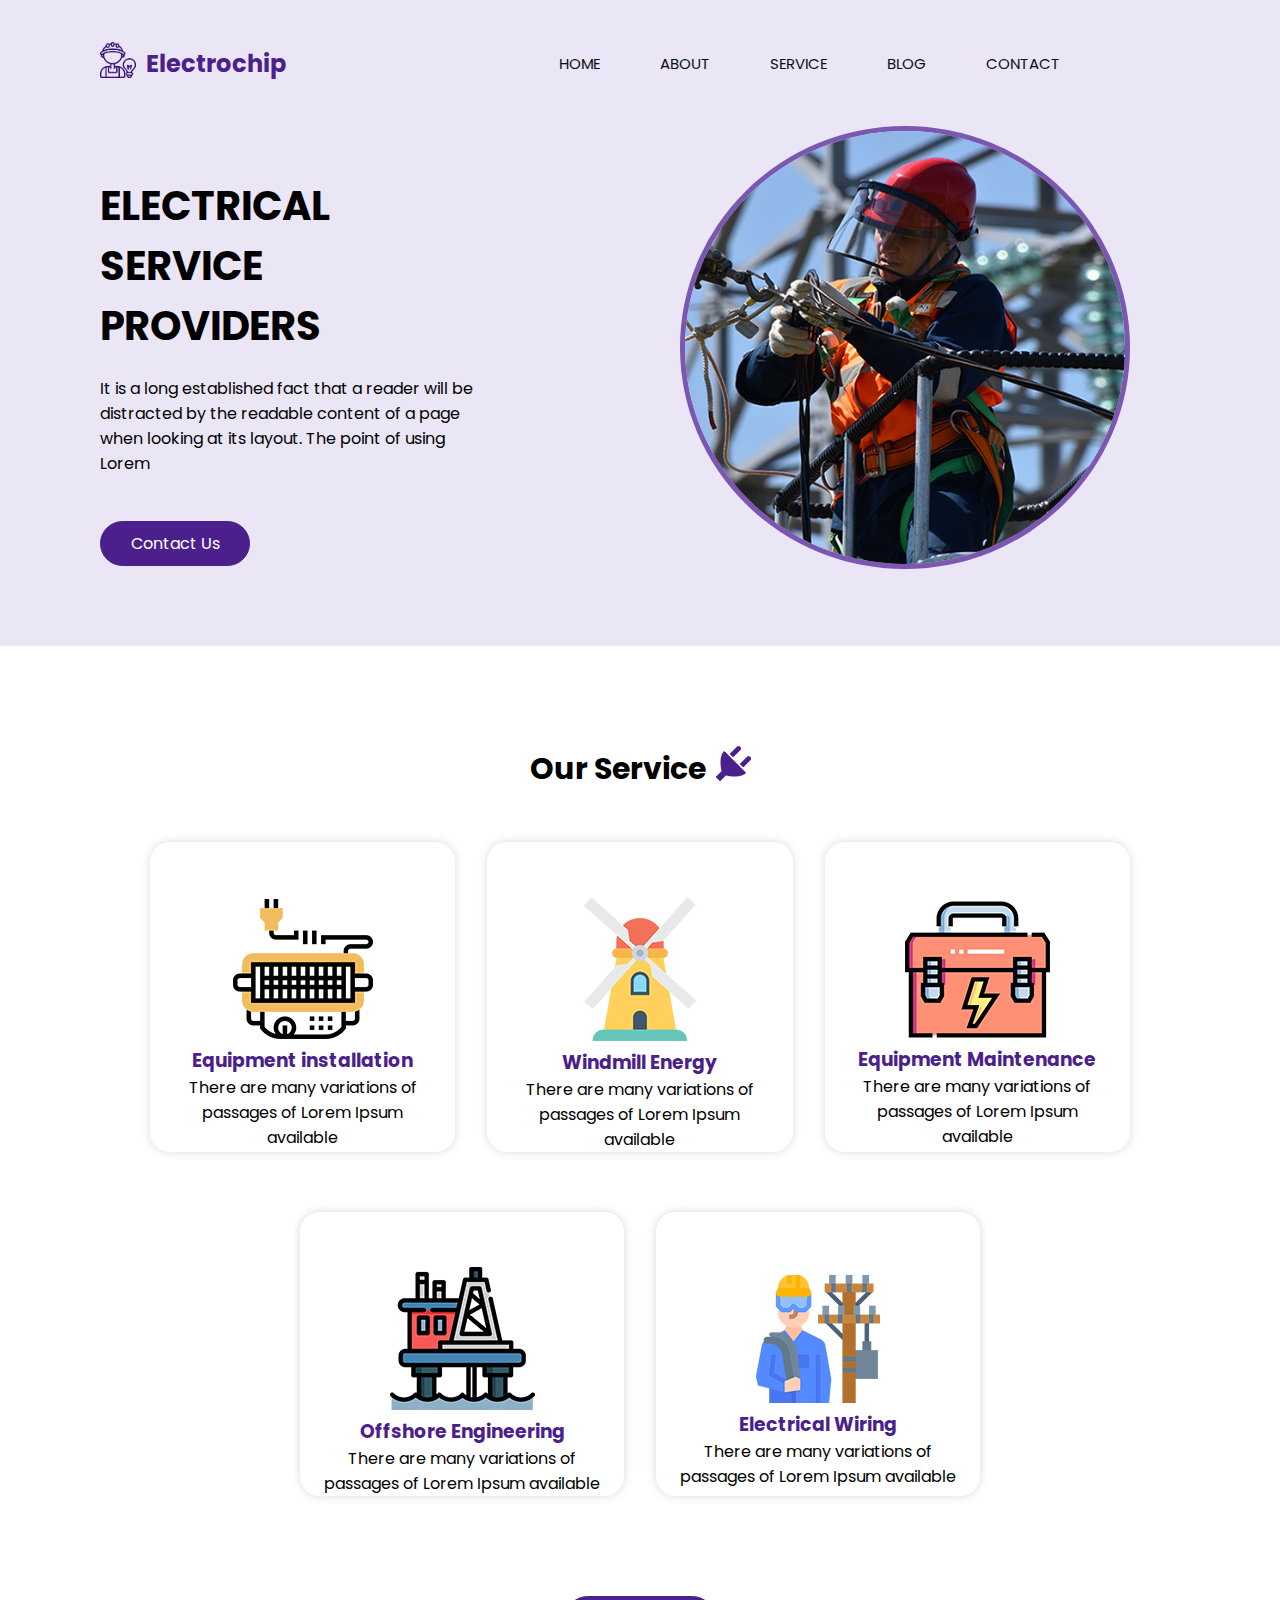
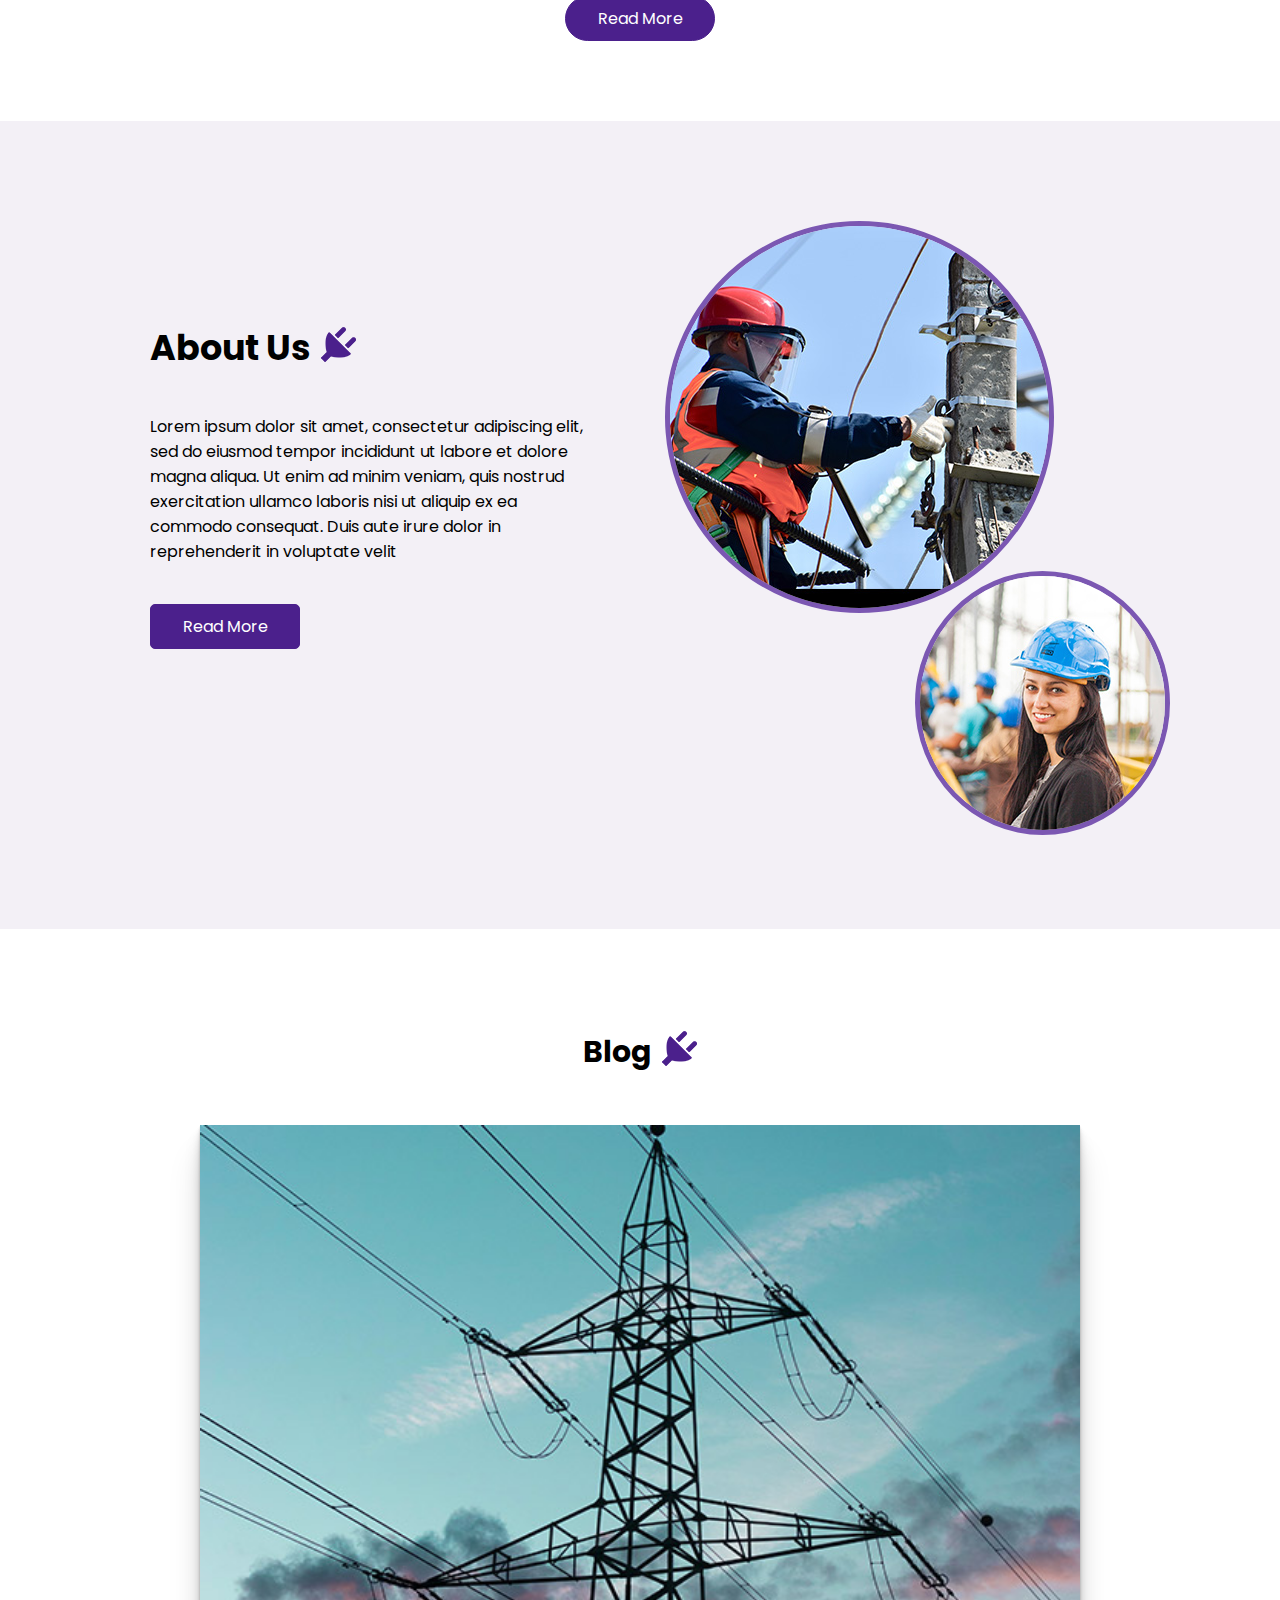
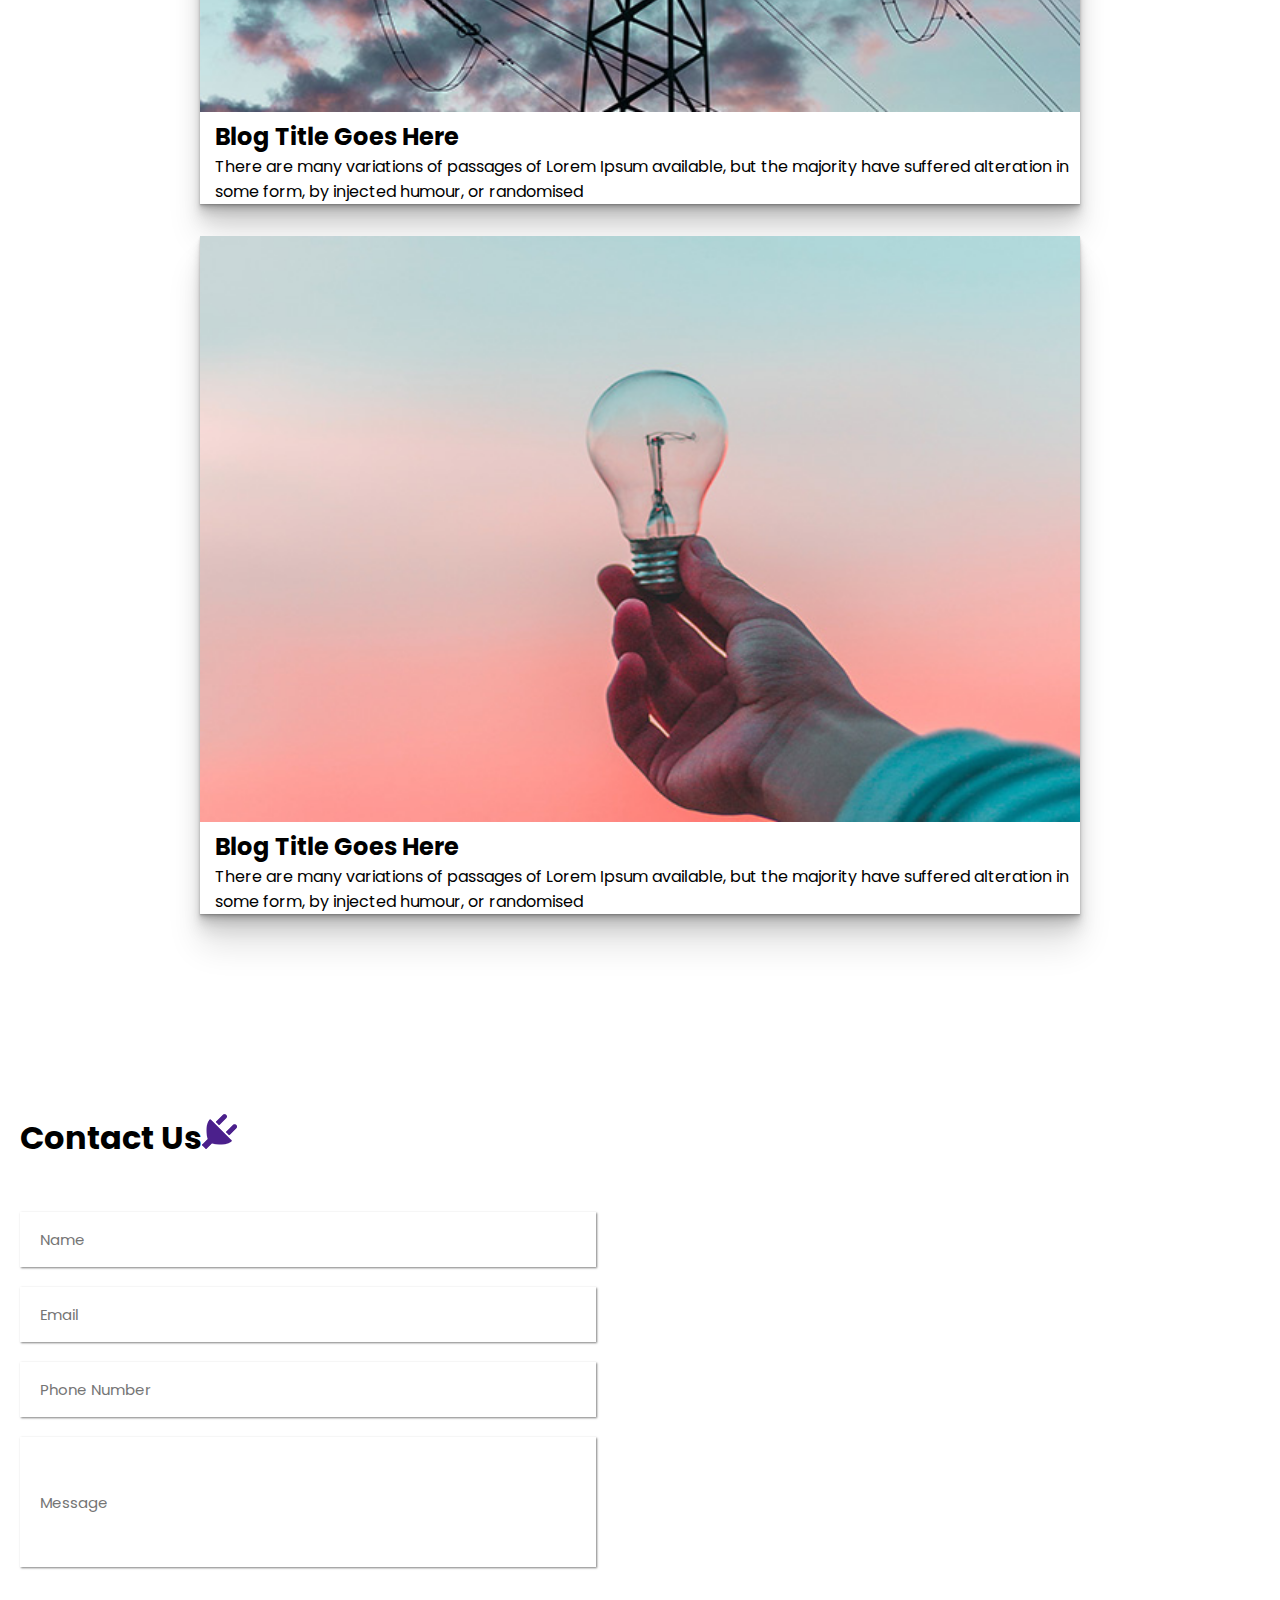
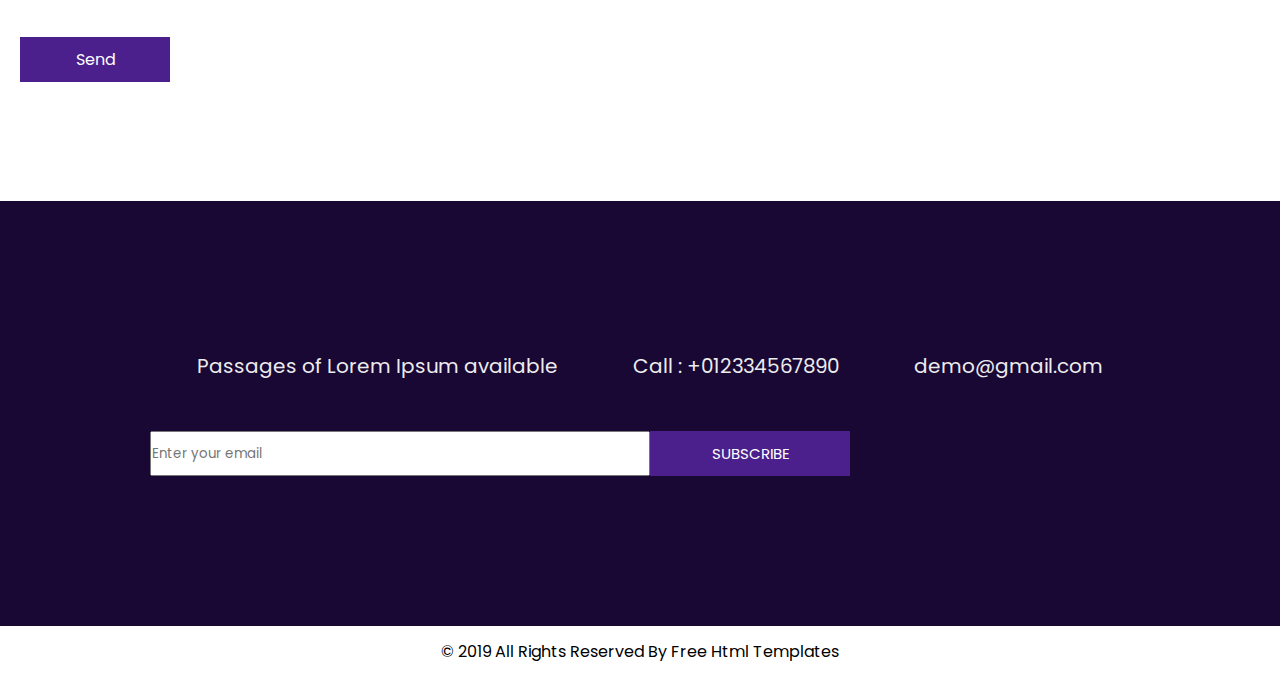
<file: index.html>
<!DOCTYPE html>
<html lang="en">
<head>
    <meta charset="UTF-8">
    <meta name="viewport" content="width=device-width, initial-scale=1.0">
    <title>Electrochip</title>
    <link rel="shortcut icon" href="./images/logo.png" type="image/x-icon">
    <link rel="stylesheet" href="./cssFile/home.css">
    <link rel="stylesheet" href="https://cdnjs.cloudflare.com/ajax/libs/font-awesome/6.5.1/css/all.min.css" 
    integrity="sha512-DTOQO9RWCH3ppGqcWaEA1BIZOC6xxalwEsw9c2QQeAIftl+Vegovlnee1c9QX4TctnWMn13TZye+giMm8e2LwA==" 
    crossorigin="anonymous" referrerpolicy="no-referrer" />
</head>
<body>
    <header>
        <input type="checkbox" id="check">
        <div class="logoSection">
            <figure class="logo">
                <img src="./images/logo.png" alt="logo">
            </figure>
            <p>Electrochip</p>
        </div>
        <ul class="navLinks">
            <li><a href="index.html">HOME</a></li>
            <li><a href="about.html">ABOUT</a></li>
            <li><a href="service.html">SERVICE</a></li>
            <li><a href="blog.html">BLOG</a></li>
            <li><a href="contact.html">CONTACT</a></li>
        </ul>
        <label for="check" class="checkBtn">
            <i class="fa-solid fa-bars"></i>
        </label>
    </header>




    <main>
        <section class="heroSection">
            <div class="provider">
                <h1>ELECTRICAL SERVICE PROVIDERS</h1>
                <p>It is a long established fact that a reader will be distracted by the readable content of a page when 
                    looking at its layout. The point of using Lorem
                </p>
                <a href="index.html">Contact Us</a>
            </div>
            <figure class="images">
                <img src="./images/slider-img.jpg" alt="provider">
            </figure>
        </section>



        <section class="service">
           <div class="title">
                <h1>Our Service</h1>
                <figure>
                    <img src="./images/plug.png" alt="plug"> 
                </figure>
           </div>
           <div class="containerSet">
                <div class="firstSet">
                    <div class="box">
                        <figure>
                            <img src="./images/s1.png" alt="Equipment installation">
                        </figure>
                        <h3>Equipment installation</h3>
                        <p>There are many variations of passages of Lorem Ipsum available</p>
                    </div>
                    <div class="box">
                        <figure>
                            <img src="./images/s2.png" alt="Windmill Energy">
                        </figure>
                        <h3>Windmill Energy</h3>
                        <p>There are many variations of passages of Lorem Ipsum available</p>
                    </div>
                    <div class="box">
                        <figure>
                            <img src="./images/s3.png" alt="Equipment Maintenance">
                        </figure>
                        <h3>Equipment Maintenance</h3>
                        <p>There are many variations of passages of Lorem Ipsum available</p>
                    </div>
                </div>
                <div class="secoundSet">
                    <div class="box">
                        <figure>
                            <img src="./images/s4.png" alt="Offshore Engineering">
                        </figure>
                        <h3>Offshore Engineering</h3>
                        <p>There are many variations of passages of Lorem Ipsum available</p>
                    </div>
                    <div class="box">
                        <figure>
                            <img src="./images/s5.png" alt="Electrical Wiring">
                        </figure>
                        <h3>Electrical Wiring</h3>
                        <p>There are many variations of passages of Lorem Ipsum available</p>
                    </div>
                </div>
                <div class="thirdSet">
                    <a href="index.html">Read More</a>
                </div>  
           </div>
        </section>



        <section class="aboutSection">
            <div class="about">
                <div class="aboutTitle">
                    <h1>About Us</h1>
                    <figure>
                        <img src="./images/plug.png" alt="plug"> 
                    </figure>
                </div>
                <p>Lorem ipsum dolor sit amet, consectetur adipiscing elit, sed do eiusmod tempor incididunt ut labore et 
                    dolore magna aliqua. Ut enim ad minim veniam, quis nostrud exercitation ullamco laboris nisi ut aliquip 
                    ex ea commodo consequat. Duis aute irure dolor in reprehenderit in voluptate velit
                </p>
                <a href="index.html">Read More</a>
            </div>
            <div class="aboutImage">
                <figure class="imgOne">
                    <img src="./images/about-img1.jpg" alt="about image"> 
                </figure>
                <figure class="imgTwo">
                    <img src="./images/about-img2.jpg" alt="about image"> 
                </figure>
            </div>
        </section>

        <section class="blogSection">
            <div class="title">
                <h1>Blog</h1>
                <figure>
                    <img src="./images/plug.png" alt="plug"> 
                </figure>
           </div>
           <div class="blogContainer">
                <div class="box">
                    <figure class="img">
                        <img src="./images/blog1.jpg" alt="blog">
                    </figure>
                    <h2>Blog Title Goes Here</h2>
                    <p>There are many variations of passages of Lorem Ipsum available, but the majority have suffered 
                        alteration in some form, by injected humour, or randomised
                    </p>
                </div>
                <div class="box">
                    <figure class="img">
                        <img src="./images/blog2.jpg" alt="blog">
                    </figure>
                    <h2>Blog Title Goes Here</h2>
                    <p>There are many variations of passages of Lorem Ipsum available, but the majority have suffered 
                        alteration in some form, by injected humour, or randomised
                    </p>
                </div>
           </div>
        </section>
        <section class="contactSection">
            <div class="contact">
                <div class="forms">
                    <div class="title">
                        <h1>Contact Us</h1>
                        <figure>
                            <img src="./images/plug.png" alt="plug"> 
                        </figure>
                   </div>
                   <form>
                    <input type="text" class="texts" name="name" placeholder="Name">
                    <input type="email" class="texts" name="email" placeholder="Email">
                    <input type="number" class="texts" name="number" placeholder="Phone Number">
                    <input type="text" name="messages" class="message" placeholder="Message">
                   </form>
                   <button>Send</button>
                </div>
                <div class="mapArea">
                    <iframe src="https://www.google.com/maps/embed?pb=!1m18!1m12!1m3!1d2624.991624607563!2d2.289717696789544!3d48.8583701!2m3!1f0!2f0!3f0!3m2!1i1024!2i768!4f13.1!3m3!1m2!1s0x47e66e2964e34e2d%3A0x8ddca9ee380ef7e0!2sEiffel%20Tower!5e0!3m2!1sen!2sin!4v1704435776694!5m2!1sen!2sin" 
                    width="600" height="500" style="border:0;" allowfullscreen="" loading="lazy" referrerpolicy="no-referrer-when-downgrade"></iframe>
                </div>
            </div>
        </section>
    </main>





    <footer>
        <div class="footerContainer">
            <div class="socialMedia">
                <div class="info">
                    <div class="location">
                        <i class="fa-solid fa-location-dot"></i>
                        <p> Passages of Lorem Ipsum available</p>
                    </div>
                    <div class="phone">
                        <i class="fa-solid fa-phone"></i>
                        <p> Call : +012334567890</p>
                    </div>
                    <div class="mail">
                        <i class="fa-regular fa-envelope"></i>
                        <p>demo@gmail.com</p>
                    </div>
                </div>
                <div class="media">
                    <div class="forms">
                        <form>
                            <input type="email" name="email" placeholder="Enter your email">
                        </form>
                        <button>SUBSCRIBE</button>
                    </div>
                    <ul class="mediaAcnt">
                       <li><a href="#"><i class="fa-brands fa-facebook-f"></i></a></li>
                       <li><a href="#"><i class="fa-brands fa-twitter"></i></a></li>
                       <li><a href="#"><i class="fa-brands fa-linkedin-in"></i></a></li>
                       <li><a href="#"><i class="fa-brands fa-instagram"></i></a></li>
                    </ul>
                </div>
            </div>
            <div class="copy">
                    <p>&#169 2019 All Rights Reserved By Free Html Templates</p>
            </div>
        </div>
    </footer>
</body>
</html>
</file>
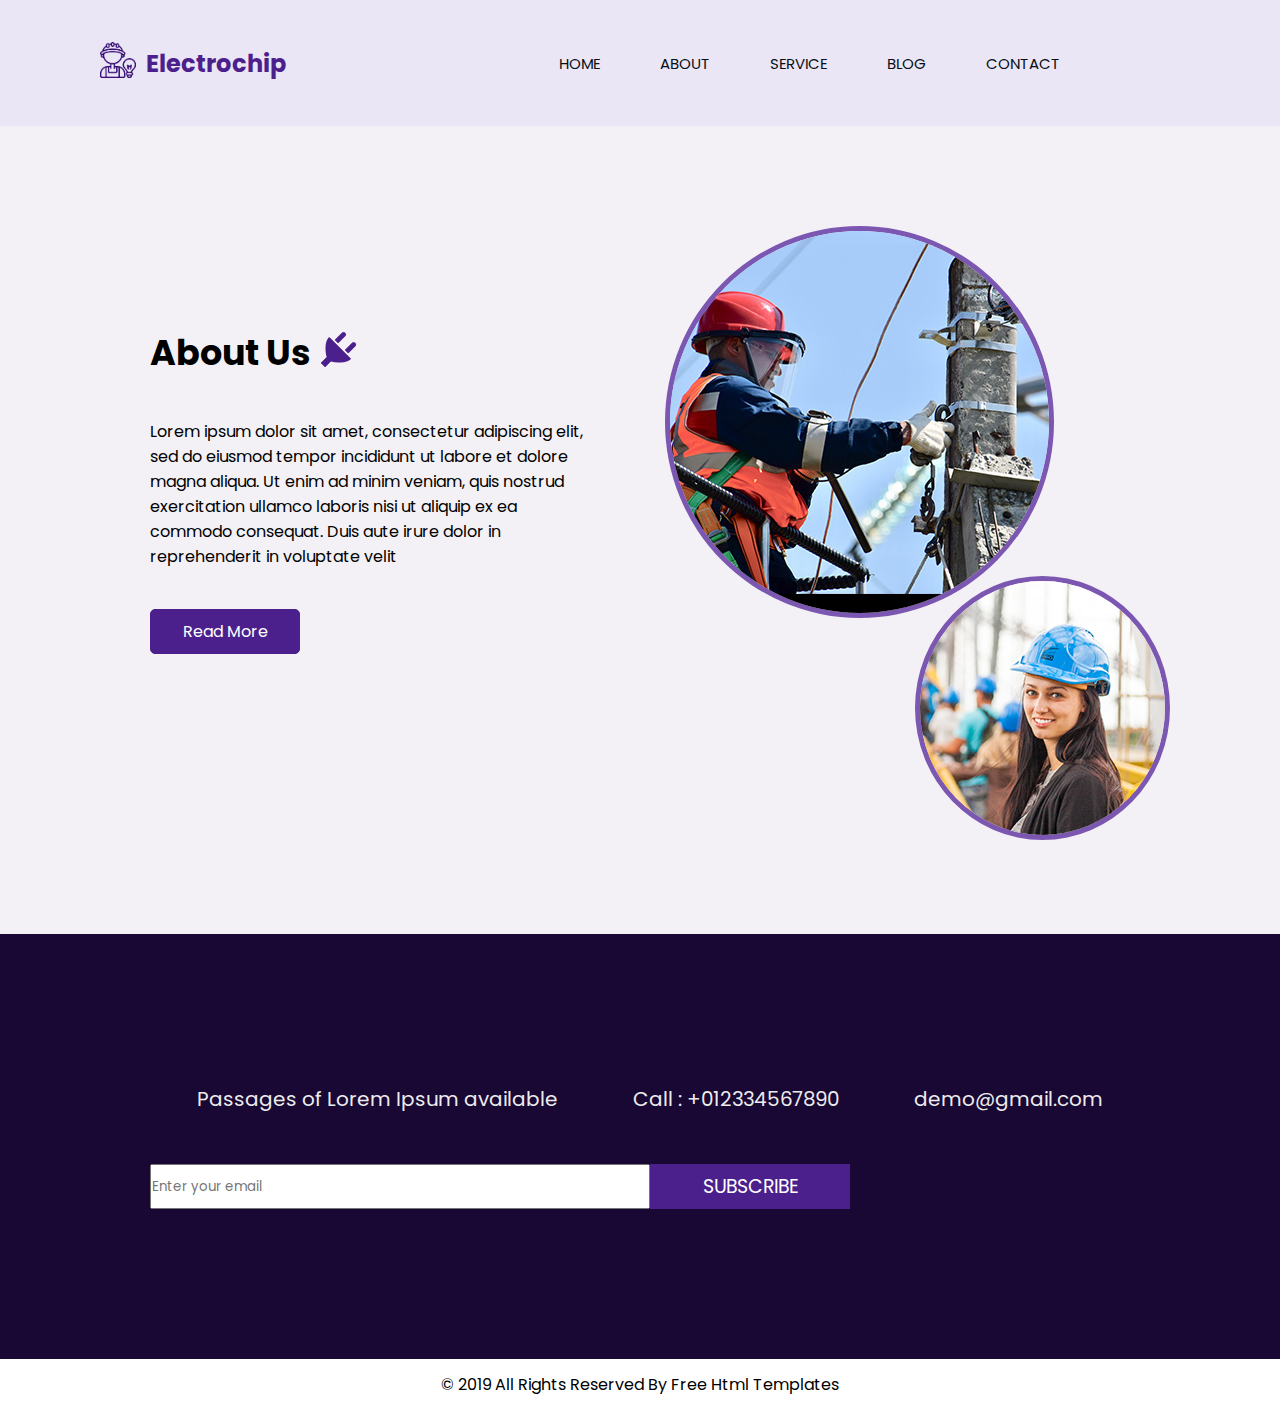
<file: about.html>
<!DOCTYPE html>
<html lang="en">
<head>
    <meta charset="UTF-8">
    <meta name="viewport" content="width=device-width, initial-scale=1.0">
    <title>Electrochip</title>
    <link rel="shortcut icon" href="./images/logo.png" type="image/x-icon">
    <link rel="stylesheet" href="./cssFile/about.css">
    <link rel="stylesheet" href="https://cdnjs.cloudflare.com/ajax/libs/font-awesome/6.5.1/css/all.min.css" 
    integrity="sha512-DTOQO9RWCH3ppGqcWaEA1BIZOC6xxalwEsw9c2QQeAIftl+Vegovlnee1c9QX4TctnWMn13TZye+giMm8e2LwA==" 
    crossorigin="anonymous" referrerpolicy="no-referrer" />
</head>
<body>
    <header>
        <input type="checkbox" id="check">
        <div class="logoSection">
            <figure class="logo">
                <img src="./images/logo.png" alt="logo">
            </figure>
            <p>Electrochip</p>
        </div>
        <ul class="navLinks">
            <li><a href="index.html">HOME</a></li>
            <li><a href="about.html">ABOUT</a></li>
            <li><a href="service.html">SERVICE</a></li>
            <li><a href="blog.html">BLOG</a></li>
            <li><a href="contact.html">CONTACT</a></li>
        </ul>
        <label for="check" class="checkBtn">
            <i class="fa-solid fa-bars"></i>
        </label>
    </header>
    <main>
        <section class="aboutSection">
            <div class="about">
                <div class="aboutTitle">
                    <h1>About Us</h1>
                    <figure>
                        <img src="./images/plug.png" alt="plug"> 
                    </figure>
                </div>
                <p>Lorem ipsum dolor sit amet, consectetur adipiscing elit, sed do eiusmod tempor incididunt ut labore et 
                    dolore magna aliqua. Ut enim ad minim veniam, quis nostrud exercitation ullamco laboris nisi ut aliquip 
                    ex ea commodo consequat. Duis aute irure dolor in reprehenderit in voluptate velit
                </p>
                <a href="index.html">Read More</a>
            </div>
            <div class="aboutImage">
                <figure class="imgOne">
                    <img src="./images/about-img1.jpg" alt="about image"> 
                </figure>
                <figure class="imgTwo">
                    <img src="./images/about-img2.jpg" alt="about image"> 
                </figure>
            </div>
        </section>
    </main>
    <footer>
        <div class="footerContainer">
            <div class="socialMedia">
                <div class="info">
                    <div class="location">
                        <i class="fa-solid fa-location-dot"></i>
                        <p> Passages of Lorem Ipsum available</p>
                    </div>
                    <div class="phone">
                        <i class="fa-solid fa-phone"></i>
                        <p> Call : +012334567890</p>
                    </div>
                    <div class="mail">
                        <i class="fa-regular fa-envelope"></i>
                        <p>demo@gmail.com</p>
                    </div>
                </div>
                <div class="media">
                    <div class="forms">
                        <form>
                            <input type="email" name="email" placeholder="Enter your email">
                        </form>
                        <button>SUBSCRIBE</button>
                    </div>
                    <ul class="mediaAcnt">
                       <li><a href="#"><i class="fa-brands fa-facebook-f"></i></a></li>
                       <li><a href="#"><i class="fa-brands fa-twitter"></i></a></li>
                       <li><a href="#"><i class="fa-brands fa-linkedin-in"></i></a></li>
                       <li><a href="#"><i class="fa-brands fa-instagram"></i></a></li>
                    </ul>
                </div>
            </div>
            <div class="copy">
                    <p>&#169 2019 All Rights Reserved By Free Html Templates</p>
            </div>
        </div>
    </footer>
</body>
</html>
</file>
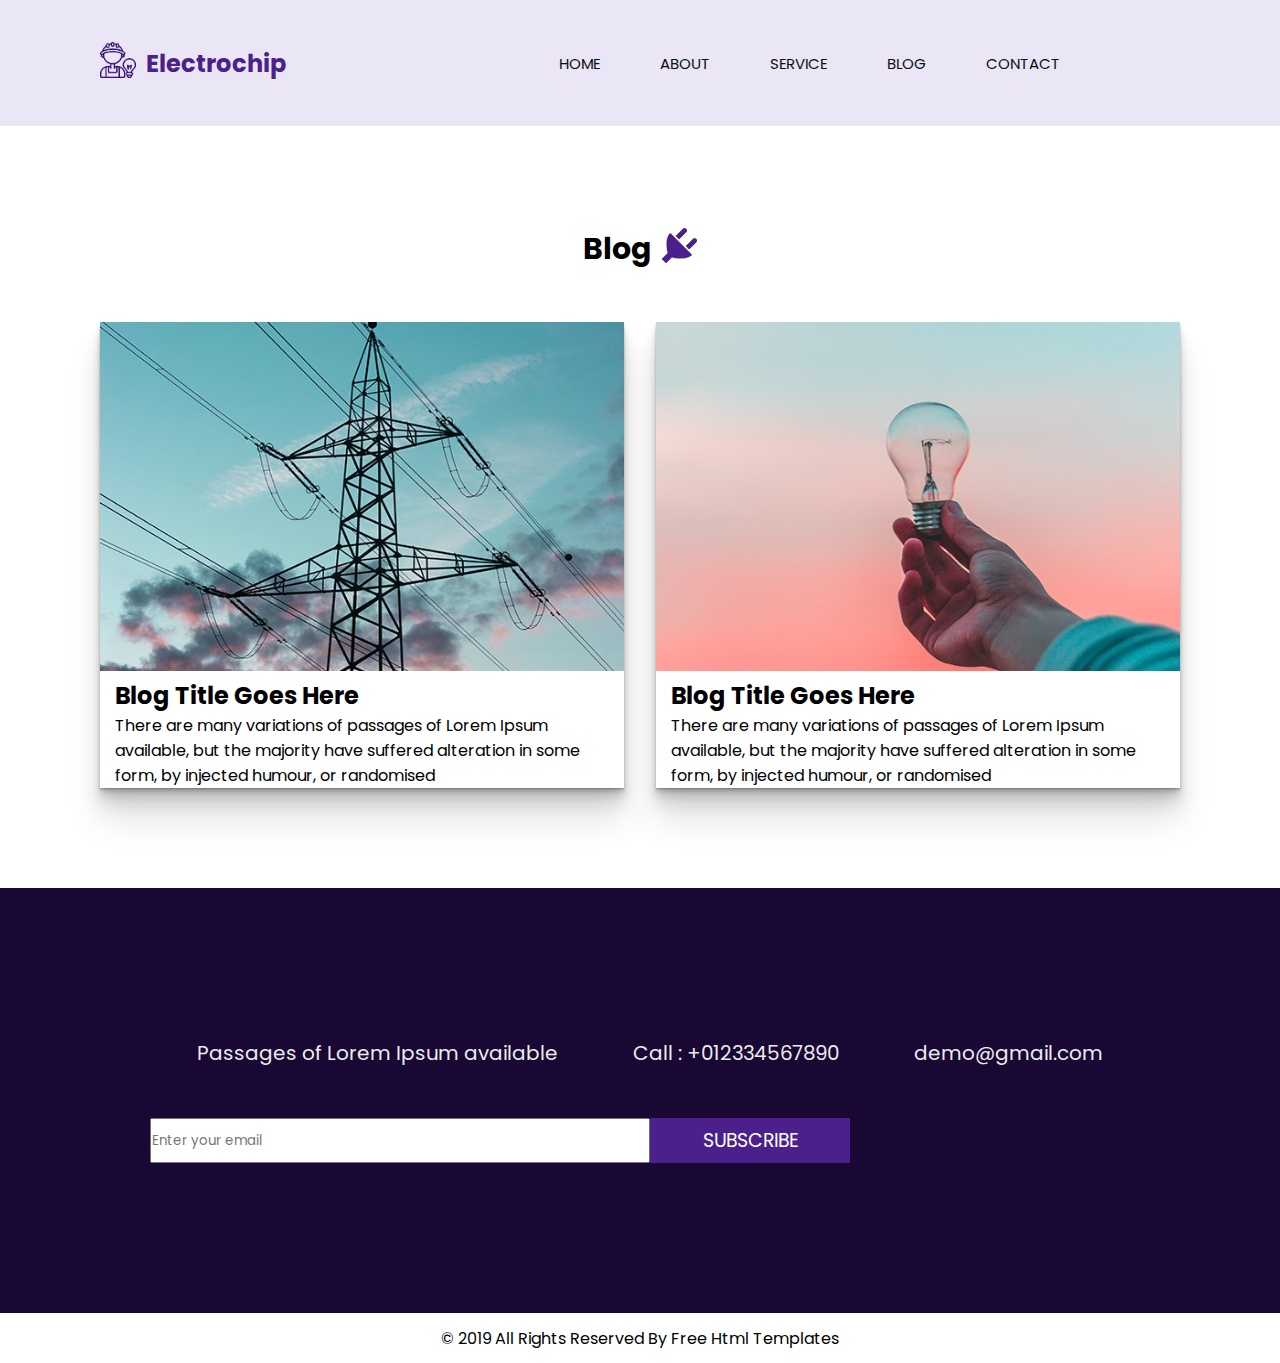
<file: blog.html>
<!DOCTYPE html>
<html lang="en">
<head>
    <meta charset="UTF-8">
    <meta name="viewport" content="width=device-width, initial-scale=1.0">
    <title>Electrochip</title>
    <link rel="shortcut icon" href="./images/logo.png" type="image/x-icon">
    <link rel="stylesheet" href="./cssFile/blog.css">
    <link rel="stylesheet" href="https://cdnjs.cloudflare.com/ajax/libs/font-awesome/6.5.1/css/all.min.css" 
    integrity="sha512-DTOQO9RWCH3ppGqcWaEA1BIZOC6xxalwEsw9c2QQeAIftl+Vegovlnee1c9QX4TctnWMn13TZye+giMm8e2LwA==" 
    crossorigin="anonymous" referrerpolicy="no-referrer" />
</head>
<body>
    <header>
        <input type="checkbox" id="check">
        <div class="logoSection">
            <figure class="logo">
                <img src="./images/logo.png" alt="logo">
            </figure>
            <p>Electrochip</p>
        </div>
        <ul class="navLinks">
            <li><a href="index.html">HOME</a></li>
            <li><a href="about.html">ABOUT</a></li>
            <li><a href="service.html">SERVICE</a></li>
            <li><a href="blog.html">BLOG</a></li>
            <li><a href="contact.html">CONTACT</a></li>
        </ul>
        <label for="check" class="checkBtn">
            <i class="fa-solid fa-bars"></i>
        </label>
    </header>
    <main>
        <section class="blogSection">
            <div class="title">
                <h1>Blog</h1>
                <figure>
                    <img src="./images/plug.png" alt="plug"> 
                </figure>
           </div>
           <div class="blogContainer">
                <div class="box">
                    <figure class="img">
                        <img src="./images/blog1.jpg" alt="blog">
                    </figure>
                    <h2>Blog Title Goes Here</h2>
                    <p>There are many variations of passages of Lorem Ipsum available, but the majority have suffered 
                        alteration in some form, by injected humour, or randomised
                    </p>
                </div>
                <div class="box">
                    <figure class="img">
                        <img src="./images/blog2.jpg" alt="blog">
                    </figure>
                    <h2>Blog Title Goes Here</h2>
                    <p>There are many variations of passages of Lorem Ipsum available, but the majority have suffered 
                        alteration in some form, by injected humour, or randomised
                    </p>
                </div>
           </div>
        </section>
    </main>
    <footer>
        <div class="footerContainer">
            <div class="socialMedia">
                <div class="info">
                    <div class="location">
                        <i class="fa-solid fa-location-dot"></i>
                        <p> Passages of Lorem Ipsum available</p>
                    </div>
                    <div class="phone">
                        <i class="fa-solid fa-phone"></i>
                        <p> Call : +012334567890</p>
                    </div>
                    <div class="mail">
                        <i class="fa-regular fa-envelope"></i>
                        <p>demo@gmail.com</p>
                    </div>
                </div>
                <div class="media">
                    <div class="forms">
                        <form>
                            <input type="email" name="email" placeholder="Enter your email">
                        </form>
                        <button>SUBSCRIBE</button>
                    </div>
                    <ul class="mediaAcnt">
                       <li><a href="#"><i class="fa-brands fa-facebook-f"></i></a></li>
                       <li><a href="#"><i class="fa-brands fa-twitter"></i></a></li>
                       <li><a href="#"><i class="fa-brands fa-linkedin-in"></i></a></li>
                       <li><a href="#"><i class="fa-brands fa-instagram"></i></a></li>
                    </ul>
                </div>
            </div>
            <div class="copy">
                    <p>&#169 2019 All Rights Reserved By Free Html Templates</p>
            </div>
        </div>
    </footer>
</body>
</html>
</file>
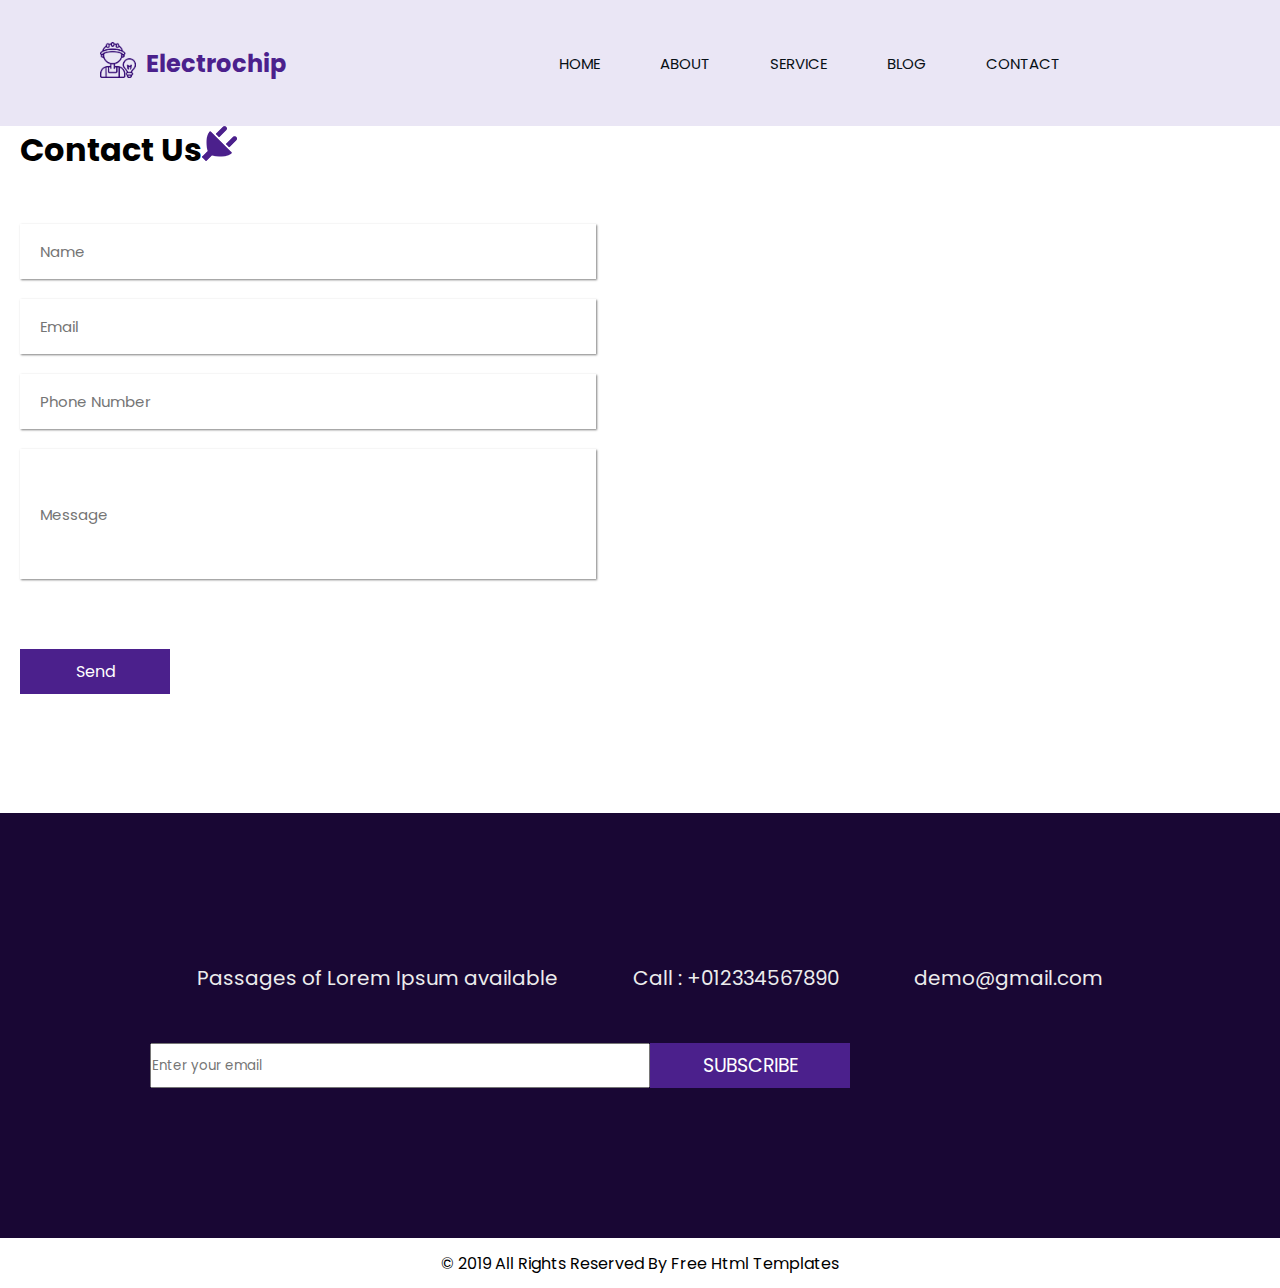
<file: contact.html>
<!DOCTYPE html>
<html lang="en">
<head>
    <meta charset="UTF-8">
    <meta name="viewport" content="width=device-width, initial-scale=1.0">
    <title>Electrochip</title>
    <link rel="shortcut icon" href="./images/logo.png" type="image/x-icon">
    <link rel="stylesheet" href="./cssFile/contact.css">
    <link rel="stylesheet" href="https://cdnjs.cloudflare.com/ajax/libs/font-awesome/6.5.1/css/all.min.css" 
    integrity="sha512-DTOQO9RWCH3ppGqcWaEA1BIZOC6xxalwEsw9c2QQeAIftl+Vegovlnee1c9QX4TctnWMn13TZye+giMm8e2LwA==" 
    crossorigin="anonymous" referrerpolicy="no-referrer" />
</head>
<body>
    <header>
        <input type="checkbox" id="check">
        <div class="logoSection">
            <figure class="logo">
                <img src="./images/logo.png" alt="logo">
            </figure>
            <p>Electrochip</p>
        </div>
        <ul class="navLinks">
            <li><a href="index.html">HOME</a></li>
            <li><a href="about.html">ABOUT</a></li>
            <li><a href="service.html">SERVICE</a></li>
            <li><a href="blog.html">BLOG</a></li>
            <li><a href="contact.html">CONTACT</a></li>
        </ul>
        <label for="check" class="checkBtn">
            <i class="fa-solid fa-bars"></i>
        </label>
    </header>
    <main>
        <section class="contactSection">
            <div class="contact">
                <div class="forms">
                    <div class="title">
                        <h1>Contact Us</h1>
                        <figure>
                            <img src="./images/plug.png" alt="plug"> 
                        </figure>
                   </div>
                   <form>
                    <input type="text" class="texts" name="name" placeholder="Name">
                    <input type="email" class="texts" name="email" placeholder="Email">
                    <input type="number" class="texts" name="number" placeholder="Phone Number">
                    <input type="text" name="messages" class="message" placeholder="Message">
                   </form>
                   <button>Send</button>
                </div>
                <div class="mapArea">
                    <iframe src="https://www.google.com/maps/embed?pb=!1m18!1m12!1m3!1d2624.991624607563!2d2.289717696789544!3d48.8583701!2m3!1f0!2f0!3f0!3m2!1i1024!2i768!4f13.1!3m3!1m2!1s0x47e66e2964e34e2d%3A0x8ddca9ee380ef7e0!2sEiffel%20Tower!5e0!3m2!1sen!2sin!4v1704435776694!5m2!1sen!2sin" 
                    width="600" height="500" style="border:0;" allowfullscreen="" loading="lazy" referrerpolicy="no-referrer-when-downgrade"></iframe>
                </div>
            </div>
        </section>
    </main>
    <footer>
        <div class="footerContainer">
            <div class="socialMedia">
                <div class="info">
                    <div class="location">
                        <i class="fa-solid fa-location-dot"></i>
                        <p> Passages of Lorem Ipsum available</p>
                    </div>
                    <div class="phone">
                        <i class="fa-solid fa-phone"></i>
                        <p> Call : +012334567890</p>
                    </div>
                    <div class="mail">
                        <i class="fa-regular fa-envelope"></i>
                        <p>demo@gmail.com</p>
                    </div>
                </div>
                <div class="media">
                    <div class="forms">
                        <form>
                            <input type="email" name="email" placeholder="Enter your email">
                        </form>
                        <button>SUBSCRIBE</button>
                    </div>
                    <ul class="mediaAcnt">
                       <li><a href="#"><i class="fa-brands fa-facebook-f"></i></a></li>
                       <li><a href="#"><i class="fa-brands fa-twitter"></i></a></li>
                       <li><a href="#"><i class="fa-brands fa-linkedin-in"></i></a></li>
                       <li><a href="#"><i class="fa-brands fa-instagram"></i></a></li>
                    </ul>
                </div>
            </div>
            <div class="copy">
                    <p>&#169 2019 All Rights Reserved By Free Html Templates</p>
            </div>
        </div>
    </footer>
</body>
</html>
</file>
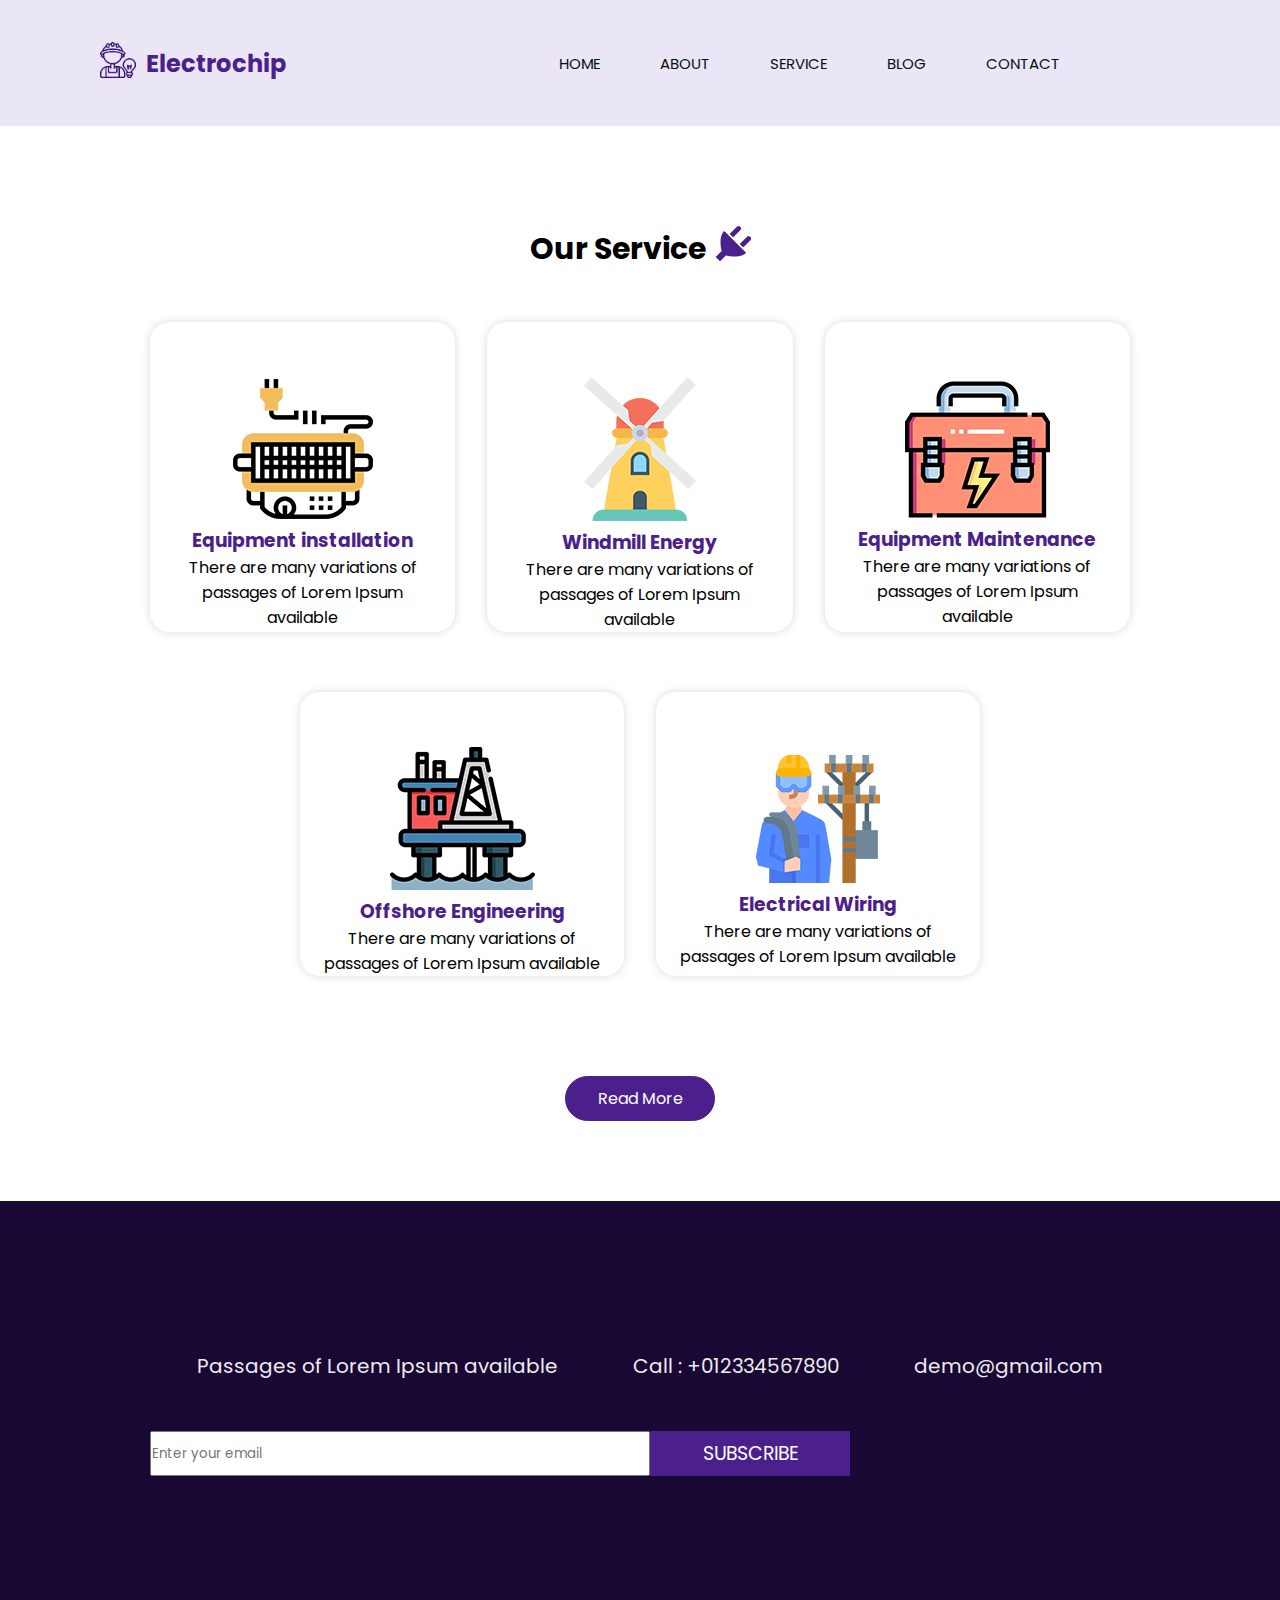
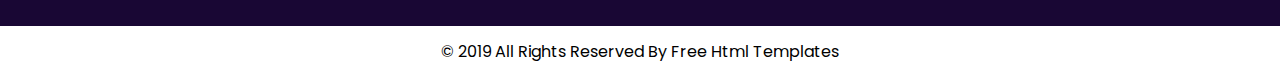
<file: service.html>
<!DOCTYPE html>
<html lang="en">
<head>
    <meta charset="UTF-8">
    <meta name="viewport" content="width=device-width, initial-scale=1.0">
    <title>Electrochip</title>
    <link rel="shortcut icon" href="./images/logo.png" type="image/x-icon">
    <link rel="stylesheet" href="./cssFile/service.css">
    <link rel="stylesheet" href="https://cdnjs.cloudflare.com/ajax/libs/font-awesome/6.5.1/css/all.min.css" 
    integrity="sha512-DTOQO9RWCH3ppGqcWaEA1BIZOC6xxalwEsw9c2QQeAIftl+Vegovlnee1c9QX4TctnWMn13TZye+giMm8e2LwA==" 
    crossorigin="anonymous" referrerpolicy="no-referrer" />
</head>
<body>
    <header>
        <input type="checkbox" id="check">
        <div class="logoSection">
            <figure class="logo">
                <img src="./images/logo.png" alt="logo">
            </figure>
            <p>Electrochip</p>
        </div>
        <ul class="navLinks">
            <li><a href="index.html">HOME</a></li>
            <li><a href="about.html">ABOUT</a></li>
            <li><a href="service.html">SERVICE</a></li>
            <li><a href="blog.html">BLOG</a></li>
            <li><a href="contact.html">CONTACT</a></li>
        </ul>
        <label for="check" class="checkBtn">
            <i class="fa-solid fa-bars"></i>
        </label>
    </header>
    <main>
        <section class="service">
            <div class="title">
                 <h1>Our Service</h1>
                 <figure>
                     <img src="./images/plug.png" alt="plug"> 
                 </figure>
            </div>
            <div class="containerSet">
                 <div class="firstSet">
                     <div class="box">
                         <figure>
                             <img src="./images/s1.png" alt="Equipment installation">
                         </figure>
                         <h3>Equipment installation</h3>
                         <p>There are many variations of passages of Lorem Ipsum available</p>
                     </div>
                     <div class="box">
                         <figure>
                             <img src="./images/s2.png" alt="Windmill Energy">
                         </figure>
                         <h3>Windmill Energy</h3>
                         <p>There are many variations of passages of Lorem Ipsum available</p>
                     </div>
                     <div class="box">
                         <figure>
                             <img src="./images/s3.png" alt="Equipment Maintenance">
                         </figure>
                         <h3>Equipment Maintenance</h3>
                         <p>There are many variations of passages of Lorem Ipsum available</p>
                     </div>
                 </div>
                 <div class="secoundSet">
                     <div class="box">
                         <figure>
                             <img src="./images/s4.png" alt="Offshore Engineering">
                         </figure>
                         <h3>Offshore Engineering</h3>
                         <p>There are many variations of passages of Lorem Ipsum available</p>
                     </div>
                     <div class="box">
                         <figure>
                             <img src="./images/s5.png" alt="Electrical Wiring">
                         </figure>
                         <h3>Electrical Wiring</h3>
                         <p>There are many variations of passages of Lorem Ipsum available</p>
                     </div>
                 </div>
                 <div class="thirdSet">
                     <a href="index.html">Read More</a>
                 </div>
                 
            </div>
         </section>
    </main>
    <footer>
        <div class="footerContainer">
            <div class="socialMedia">
                <div class="info">
                    <div class="location">
                        <i class="fa-solid fa-location-dot"></i>
                        <p> Passages of Lorem Ipsum available</p>
                    </div>
                    <div class="phone">
                        <i class="fa-solid fa-phone"></i>
                        <p> Call : +012334567890</p>
                    </div>
                    <div class="mail">
                        <i class="fa-regular fa-envelope"></i>
                        <p>demo@gmail.com</p>
                    </div>
                </div>
                <div class="media">
                    <div class="forms">
                        <form>
                            <input type="email" name="email" placeholder="Enter your email">
                        </form>
                        <button>SUBSCRIBE</button>
                    </div>
                    <ul class="mediaAcnt">
                       <li><a href="#"><i class="fa-brands fa-facebook-f"></i></a></li>
                       <li><a href="#"><i class="fa-brands fa-twitter"></i></a></li>
                       <li><a href="#"><i class="fa-brands fa-linkedin-in"></i></a></li>
                       <li><a href="#"><i class="fa-brands fa-instagram"></i></a></li>
                    </ul>
                </div>
            </div>
            <div class="copy">
                    <p>&#169 2019 All Rights Reserved By Free Html Templates</p>
            </div>
        </div>
    </footer>
</body>
</html>
</file>
<file: cssFile/home.css>
@import url('https://fonts.googleapis.com/css2?family=Poppins&display=swap');
@import url('https://fonts.googleapis.com/css2?family=Poppins:wght@600&display=swap');
*{
    margin: 0;
    padding: 0;
    box-sizing: border-box;
    font-family: 'Poppins', sans-serif;
}
header{
    background-color: #eae6f5;
    display: flex;
    justify-content: space-between;
    height: 14vh;
}
header .logoSection{
    display: flex;
    align-items: center;
    margin-left: 100px;
}
header .logoSection img{
    width: 36px;
}
header .logoSection p{
    color: #4B208C;
    font-family: 'Poppins', sans-serif;
    font-weight: bold;
    font-size: 24px;
    margin-left: 10px;
}

header .navLinks{
    display: flex;
    align-items: center;
    margin-right: 200px;
}
header .navLinks li{
    list-style-type: none;
}
header .navLinks a{
    color: #081016;
    text-decoration: none;
    font-size: 15px;
    margin-left: 20px;
    padding: 10px 20px;
}
header .navLinks a:hover{
    background-color: #4B208C;
    color: #FFFFFF;
    border-radius: 50px;
}
header .navLinks a:active{
    background-color: #4B208C;
}
#check{
    display: none;
}
.checkBtn{
    display: none;
}

/* Hero Section */
.heroSection{
    background-color: #eae6f5;
    display: flex;
    padding: 0 150px 70px 100px;
}

.heroSection .provider{
    display: flex;
    flex-direction: column;
    margin-top: 50px;
}
.heroSection .provider h1{
    width: 20%;
    font-size: 40px;
}
.heroSection .provider p{
    width: 65%;
    margin: 20px 0 45px;
}
.heroSection .provider a{
    background-color: #4b208c;
    border: 1px solid #4B208C;
    color: #FFFFFF;
    height: 45px;
    width: 150px;
    text-align: center;
    display: flex;
    align-items: center;
    justify-content: center;
    text-decoration: none;
    border-radius: 25px
}
.heroSection .provider a:hover{
    background-color: #5625a1;
}
.heroSection .images img{
    width: 450px;
    border-radius: 50%;
    border: 5px solid #7b57b2;
}


/* -------------------------Service---------------------------- */
.service{
    display: flex;
    flex-direction: column;
}
.service .title{
    display: flex;
    justify-content: center;
    margin: 100px 0 50px 0;
}
.service .title h1{
    font-size: 30px;
    margin-right: 10px;
}
.service .containerSet{
    display: flex;
    flex-direction: column;
}
.service .containerSet .firstSet{
    display: grid;
    grid-template-columns: repeat(auto-fit,minmax(300px,1fr));
    gap: 2rem;
    justify-content: center;
    padding: 0 150px;
    width: 100%;
}
.service .containerSet .firstSet .box{
    display: flex;
    flex-direction: column;
    align-items: center;
    justify-content: center;
    box-shadow: 0 0 10px 0 rgba(0, 0, 0, 0.15);
    border-top: 15px solid transparent;
    text-align: center;
    border-radius: 20px;
}
.service .containerSet .firstSet .box:hover{
    border-top: 20px solid #4B208C;
}
.service .containerSet .firstSet .box img{
    margin-top: 40px;
}
.service .containerSet .firstSet .box h3{
    color: #4B208C;
}
.service .containerSet .firstSet .box p{
    width: 90%;
}
.service .containerSet .secoundSet{
    display: grid;
    grid-template-columns: repeat(auto-fit,minmax(300px,1fr));
    gap: 2rem;
    justify-content: center;
    padding: 60px 300px 50px;
    width: 100%;
}
.service .containerSet .secoundSet .box{
    display: flex;
    flex-direction: column;
    align-items: center;
    justify-content: center;
    box-shadow: 0 0 10px 0 rgba(0, 0, 0, 0.15);
    border-top: 15px solid transparent;
    text-align: center;
    border-radius: 20px;
}
.service .containerSet .secoundSet .box:hover{
    border-top: 20px solid #4B208C;
}
.service .containerSet .secoundSet .box img{
    margin-top: 40px;
}
.service .containerSet .secoundSet .box h3{
    color: #4B208C;
}
.service .containerSet .secoundSet .box p{
    width: 90%;
}
.service .containerSet .thirdSet{
    display: flex;
    justify-content: center;
    margin: 50px 0 80px;
}
.service .containerSet .thirdSet a{
    background-color: #4b208c;
    border: 1px solid #4B208C;
    color: #FFFFFF;
    height: 45px;
    width: 150px;
    text-align: center;
    display: flex;
    align-items: center;
    justify-content: center;
    text-decoration: none;
    border-radius: 25px
}
.service .containerSet .thirdSet a:hover{
    background-color: #5625a1;
}

/* -------------------------about section------------------------ */
.aboutSection{
    display: flex;
    background-color: #F3F0F6;
    padding: 0 100px 0 150px;
}
.aboutSection .about{
    margin-top: 200px;
    display: flex;
    flex-direction: column;
    width: 50%;
    padding-bottom: 280px;
}
.aboutSection .about .aboutTitle{
    display: flex;
    align-items: center;
}
.aboutSection .about .aboutTitle h1{
    font-size: 35px;
    margin-right: 10px;
    
}
.aboutSection .about  p{
    width: 85%;
    margin: 40px 0;
}
.aboutSection .about a{
    background-color: #4b208c;
    border: 1px solid #4B208C;
    color: #FFFFFF;
    height: 45px;
    width: 150px;
    text-align: center;
    display: flex;
    align-items: center;
    justify-content: center;
    text-decoration: none;
    border-radius: 5px;
}
.aboutSection .about a:hover{
    background-color: #5625a1;
}
.aboutSection .aboutImage{
    margin-top: 100px;
    display: flex;
}
.aboutSection .aboutImage .imgOne{
    width: 400px;
}
.aboutSection .aboutImage .imgOne img{
    border-radius: 50%;
    border: 5px solid #7b57b2;
}
.aboutSection .aboutImage .imgTwo{
    width: 350px;
    position: absolute;
    margin-top: 350px;
    margin-left: 250px;
}
.aboutSection .aboutImage .imgTwo img{
    border-radius: 50%;
    border: 5px solid #7b57b2;
}
/* ------------------------------------BLOG SECTION------------------------------------------ */
.blogSection{
    display: flex;
    flex-direction: column;
    padding: 0px 200px 200px 200px;
}
.blogSection .title{
    display: flex;
    justify-content: center;
    align-items: center;
    margin: 100px 0 50px 0;
}
.blogSection .title h1{
    font-size: 30px;
    margin-right: 10px;
}
.blogSection .blogContainer{
    display: grid;
    grid-template-columns: repeat(auto-fit,minmax(450px,1fr));
    gap: 2rem;
    justify-content: center;
    width: 100%;
}
.blogSection .blogContainer .box{
    width: 100%;
    display: flex;
    flex-direction: column;
    box-shadow: 0 1px 1px rgba(0,0,0,0.11), 0 2px 2px rgba(0,0,0,0.11), 0 4px 4px rgba(0,0,0,0.11), 0 8px 8px rgba(0,0,0,0.11), 0 16px 16px rgba(0,0,0,0.11), 0 32px 32px rgba(0,0,0,0.11);
}

.blogSection .blogContainer .box img{
    aspect-ratio: 3/2;
    width: 100%;
}

.blogSection .blogContainer .box h2{
    width: 100%;
    padding-left: 15px;
}
.blogSection .blogContainer .box p{
    width: 100%;
    padding-left: 15px;
}
/* --------------------------Contact Us--------------------------------------------------------------------------------- */
.contactSection{
    margin-bottom: 100px;
}
.contactSection .contact{
    display: flex;
}
.contactSection .contact .forms{
    width: 50%;
    margin-left: 20px;
}
.contactSection .contact .forms .title{
    display: flex;
    margin: 0 0 30px 0;
}
.contactSection .contact .forms form{
    display: flex;
    flex-direction: column;
    width: 90%;
    margin: 50px 0 50px 0;
}
.contactSection .contact .forms form input{
    border: none;
    box-shadow: 1px 1px 2px 0px rgba(0, 0, 0, 0.5);
    font-size: 15px;
    display: flex;
    align-items: center;
    margin: 0 0 20px;
    padding: 0 0 0 20px;
}
.contactSection .contact .forms form input:focus{
    outline: none;
    border: none;
}
.contactSection .contact .forms form .texts{
    height: 55px;
}
.contactSection .contact .forms form .message{
    height: 130px;
}

.contactSection .contact .forms button{
    background-color: #4b208c;
    border: 1px solid #4B208C;
    color: #FFFFFF;
    height: 45px;
    width: 150px;
    font-size: 16px;
    text-align: center;
    display: flex;
    align-items: center;
    justify-content: center;
    text-decoration: none;
}
.contactSection .contact .forms button :hover{
    background-color: #5625a1;
    cursor: pointer;
}
.contactSection .mapArea{
    margin-top: 80px;
}

/* --------------------------------------------footer----------------------------------------------------------------- */
footer .socialMedia{
    background-color: #190734;
    display: flex;
    flex-direction: column;
    padding: 150px 150px;
}
footer .socialMedia .info{
    display: flex;
    color: #ececec;
    font-size: 20px;
    justify-content: space-around;
    width: 100%;
    margin-bottom: 50px;
}
footer .socialMedia .info .location{
    display: flex;
}
footer .socialMedia .info p{
    margin-left: 20px;
}
footer .socialMedia .info i{
    display: flex;
    align-items: center;
}
footer .socialMedia .info .phone{
    display: flex;
}
footer .socialMedia .info .mail{
    display: flex;
}
footer .socialMedia .media{
    display: flex;
    justify-content: space-between;
}
footer .socialMedia .media .forms{
    display: flex;
}
footer .socialMedia .media .forms form input{
    height: 45px;
    width: 500px;
}
footer .socialMedia .media .forms  button{
    background-color: #4b208c;
    color: #FFFFFF;
    font-size: 15px;
    height: 45px;
    width: 200px;
    border: 1px solid #4B208C;
}
footer .socialMedia .media .forms  button:hover{
    background-color: #5625a1;
    cursor: pointer;
}

footer .socialMedia .media  .mediaAcnt{
    display: flex;
    align-items: center;
    margin-right: 120px;
}
footer .socialMedia .media .mediaAcnt li{
    list-style-type: none;
    margin-left: 20px;
}
footer .socialMedia .media .mediaAcnt a{
    background-color: #FFFFFF;
    text-decoration: none;
    font-size: 30px;
    border-radius: 50%;
}
footer .socialMedia .media .mediaAcnt i{
    height: 40px;
    width: 40px;
    text-align: center;
    color:  #190734;
}

footer .copy{
    height: 50px;
    display: flex;
    justify-content: center;
    align-items: center;
}







@media(max-width:576px) 
{
    header{
        width: 100%;
    }

    header .navLinks{
        width: 100%;
        background-color:  #eae6f5;
        flex-direction: column;
        position: absolute;
        top:80px;
        display: none;
    }
    header .navLinks li{
        margin-bottom: 10px;
    }
    .checkBtn{
        display: flex;
        align-items: center;
        margin-right: 50px;
        font-size: 30px;
        color: #4B208C;
    }
    #check:checked~.navLinks{
        display: flex;
    }

    /* Hero Section */
    .heroSection{
        width: 100%;
        flex-direction: column;
        padding: 0 0 0 20px;
    }
    .heroSection .provider{
        width: 100%;
        justify-content: center;
        align-items: center;
        margin-bottom: 35px;
    }
    .heroSection .provider h1{
        width: 100%;
        font-size: 40px;
        text-align: center;
        padding: 0 100px 0 100px;
    }
    .heroSection .provider p{
        text-align: center;
        width: 95%;
    }
    .heroSection .images img{
        width: 400px;
    }

    /* service */
    .service .containerSet .secoundSet{
        width: 100%;
        margin: 0 0;
        padding: 50px 100px;
    }
   
    /* About Section */
    .aboutSection{
        flex-direction: column;
        padding: 0 0 250px 20px;
    }
    .aboutSection .about{
        width: 100%;
        padding: 20px;
        margin: 0 0 0 0;
    }
    .aboutSection .about p{
        width: 100%;
    }
    .aboutSection .aboutImage{
        margin: 20px 0 0 0;
    }
    .aboutSection .aboutImage .imgOne img{
        width: 300px;
    }
    .aboutSection .aboutImage .imgTwo{
        margin: 0;
        padding: 0;
    }
    .aboutSection .aboutImage .imgTwo img{
        margin: 235px 0 0 217px;
        width: 200px;
    }

    /* blog section */
    .blogSection {
        margin: 0 0 0 ; 
        padding: 0 0 0 20px;
        width: 100%;
    }
    .blogSection .blogContainer{
        display: grid;
        grid-template-columns: repeat(auto-fit,minmax(200px,1fr));
        gap: 2rem;
        justify-content: center;
        width: 100%;
        margin: 0;
        padding: 0;
    }
    .blogSection .blogContainer .box{
        aspect-ratio: 16/9;
        width: 100%;
        margin: 0;
        padding: 0;
    }


    /* -----------------Contact Section--------------- */
    .contactSection .contact{
        margin-top: 50px;
        flex-direction: column;
    }

    .contactSection .contact .forms{
        width: 100%;
        margin: 0;
        padding-left: 20px;
    }
    .contactSection .contact .forms form{
        width: 100%;
    }
    .contactSection .contact .mapArea{
        width: 100%;
        padding-left: 20px;
    }
    .contactSection .contact .mapArea iframe{
        width: 95%;
    }

    /* footer */
    footer .socialMedia{
        width: 100%;
        margin: 0 0 0;
        padding: 50px 0 0;
    }
   
    footer .socialMedia .info{
        flex-direction: column;
        width: 100%;
        align-items: center;
    }
    footer .socialMedia{
        width: 100%;
    }
    footer .socialMedia .media {
        width: 100%;
        flex-direction: column;
        justify-content: center;
        margin: 0;
        padding: 0;
    }
    footer .socialMedia .media .forms{
        flex-direction: column;
        align-items: center;
        justify-content: center;
    }
    footer .socialMedia .media .forms form input{
        width: 400px;
        margin-bottom: 15px;
    }
    footer .socialMedia .media  .mediaAcnt{
        align-items: center;
        justify-content: center;
        width: 100%;
        margin: 20px 0 20px 0;

    }
    footer .copy{
        width: 100%;
    }
}
</file>
<file: cssFile/about.css>
@import url('https://fonts.googleapis.com/css2?family=Poppins&display=swap');
@import url('https://fonts.googleapis.com/css2?family=Poppins:wght@600&display=swap');
*{
    margin: 0;
    padding: 0;
    box-sizing: border-box;
    font-family: 'Poppins', sans-serif;
}
header{
    background-color: #eae6f5;
    display: flex;
    justify-content: space-between;
    height: 14vh;
}
header .logoSection{
    display: flex;
    align-items: center;
    margin-left: 100px;
}
header .logoSection img{
    width: 36px;
}
header .logoSection p{
    color: #4B208C;
    font-family: 'Poppins', sans-serif;
    font-weight: bold;
    font-size: 24px;
    margin-left: 10px;
}

header .navLinks{
    display: flex;
    align-items: center;
    margin-right: 200px;
}
header .navLinks li{
    list-style-type: none;
}
header .navLinks a{
    color: #081016;
    text-decoration: none;
    font-size: 15px;
    margin-left: 20px;
    padding: 10px 20px;
}
header .navLinks a:hover{
    background-color: #4B208C;
    color: #FFFFFF;
    border-radius: 50px;
}
#check{
    display: none;
}
.checkBtn{
    display: none;
}
/* -------------------------about section------------------------ */
.aboutSection{
    display: flex;
    background-color: #F3F0F6;
    padding: 0 100px 0 150px;
}
.aboutSection .about{
    margin-top: 200px;
    display: flex;
    flex-direction: column;
    width: 50%;
    padding-bottom: 280px;
}
.aboutSection .about .aboutTitle{
    display: flex;
    align-items: center;
}
.aboutSection .about .aboutTitle h1{
    font-size: 35px;
    margin-right: 10px;
    
}
.aboutSection .about  p{
    width: 85%;
    margin: 40px 0;
}
.aboutSection .about a{
    background-color: #4b208c;
    border: 1px solid #4B208C;
    color: #FFFFFF;
    height: 45px;
    width: 150px;
    text-align: center;
    display: flex;
    align-items: center;
    justify-content: center;
    text-decoration: none;
    border-radius: 5px;
}
.aboutSection .about a:hover{
    background-color: #5625a1;
}
.aboutSection .aboutImage{
    margin-top: 100px;
    display: flex;
}
.aboutSection .aboutImage .imgOne{
    width: 400px;
}
.aboutSection .aboutImage .imgOne img{
    border-radius: 50%;
    border: 5px solid #7b57b2;
}
.aboutSection .aboutImage .imgTwo{
    width: 350px;
    position: absolute;
    margin-top: 350px;
    margin-left: 250px;
}
.aboutSection .aboutImage .imgTwo img{
    border-radius: 50%;
    border: 5px solid #7b57b2;
}




/* footer */
footer .socialMedia{
    background-color: #190734;
    display: flex;
    flex-direction: column;
    padding: 150px 150px;
}
footer .socialMedia .info{
    display: flex;
    color: #ececec;
    font-size: 20px;
    justify-content: space-around;
    width: 100%;
    margin-bottom: 50px;
}
footer .socialMedia .info .location{
    display: flex;
}
footer .socialMedia .info p{
    margin-left: 20px;
}
footer .socialMedia .info i{
    display: flex;
    align-items: center;
}
footer .socialMedia .info .phone{
    display: flex;
}
footer .socialMedia .info .mail{
    display: flex;
}
footer .socialMedia .media{
    display: flex;
    justify-content: space-between;
}
footer .socialMedia .media .forms{
    display: flex;
}
footer .socialMedia .media .forms form input{
    height: 45px;
    width: 500px;
}
footer .socialMedia .media .forms  button{
    background-color: #4b208c;
    color: #FFFFFF;
    font-size: 19px;
    height: 45px;
    width: 200px;
    border: 1px solid #4B208C;
}
footer .socialMedia .media .forms  button:hover{
    background-color: #5625a1;
    cursor: pointer;
}

footer .socialMedia .media  .mediaAcnt{
    display: flex;
    align-items: center;
    margin-right: 120px;
}
footer .socialMedia .media .mediaAcnt li{
    list-style-type: none;
    margin-left: 20px;
}
footer .socialMedia .media .mediaAcnt a{
    background-color: #FFFFFF;
    text-decoration: none;
    font-size: 30px;
    border-radius: 50%;
}
footer .socialMedia .media .mediaAcnt i{
    height: 40px;
    width: 40px;
    text-align: center;
    color:  #190734;
}

footer .copy{
    height: 50px;
    display: flex;
    justify-content: center;
    align-items: center;
}







@media(max-width:576px) 
{
    header{
        width: 100%;
    }

    header .navLinks{
        width: 100%;
        background-color:  #eae6f5;
        flex-direction: column;
        position: absolute;
        top:80px;
        display: none;
    }
    header .navLinks li{
        margin-bottom: 10px;
    }
    .checkBtn{
        display: flex;
        align-items: center;
        margin-right: 50px;
        font-size: 30px;
        color: #4B208C;
    }
    #check:checked~.navLinks{
        display: flex;
    }

    /* About Section */
    .aboutSection{
        flex-direction: column;
        padding: 0 0 250px 20px;
    }
    .aboutSection .about{
        width: 100%;
        padding: 20px;
        margin: 0 0 0 0;
    }
    .aboutSection .about p{
        width: 100%;
    }
    .aboutSection .aboutImage{
        margin: 20px 0 0 0;
    }
    .aboutSection .aboutImage .imgOne img{
        width: 300px;
    }
    .aboutSection .aboutImage .imgTwo{
        margin: 0;
        padding: 0;
    }
    .aboutSection .aboutImage .imgTwo img{
        margin: 235px 0 0 217px;
        width: 200px;
    }


    
     /* footer */
    footer .socialMedia{
        width: 100%;
        margin: 0 0 0;
        padding: 50px 0 0;
    }
   
    footer .socialMedia .info{
        flex-direction: column;
        width: 100%;
        align-items: center;
    }
    footer .socialMedia{
        width: 100%;
    }
    footer .socialMedia .media {
        width: 100%;
        flex-direction: column;
        justify-content: center;
        margin: 0;
        padding: 0;
    }
    footer .socialMedia .media .forms{
        flex-direction: column;
        align-items: center;
        justify-content: center;
    }
    footer .socialMedia .media .forms form input{
        width: 400px;
        margin-bottom: 15px;
    }
    footer .socialMedia .media  .mediaAcnt{
        align-items: center;
        justify-content: center;
        width: 100%;
        margin: 20px 0 20px 0;

    }
    footer .copy{
        width: 100%;
    }}
</file>
<file: cssFile/blog.css>
@import url('https://fonts.googleapis.com/css2?family=Poppins&display=swap');
@import url('https://fonts.googleapis.com/css2?family=Poppins:wght@600&display=swap');
*{
    margin: 0;
    padding: 0;
    box-sizing: border-box;
    font-family: 'Poppins', sans-serif;
}
header{
    background-color: #eae6f5;
    display: flex;
    justify-content: space-between;
    height: 14vh;
}
header .logoSection{
    display: flex;
    align-items: center;
    margin-left: 100px;
}
header .logoSection img{
    width: 36px;
}
header .logoSection p{
    color: #4B208C;
    font-family: 'Poppins', sans-serif;
    font-weight: bold;
    font-size: 24px;
    margin-left: 10px;
}

header .navLinks{
    display: flex;
    align-items: center;
    margin-right: 200px;
}
header .navLinks li{
    list-style-type: none;
}
header .navLinks a{
    color: #081016;
    text-decoration: none;
    font-size: 15px;
    margin-left: 20px;
    padding: 10px 20px;
}
header .navLinks a:hover{
    background-color: #4B208C;
    color: #FFFFFF;
    border-radius: 50px;
}
#check{
    display: none;
}
.checkBtn{
    display: none;
}
/* ------------------------------------BLOG SECTION------------------------------------------ */
.blogSection{
    display: flex;
    flex-direction: column;
    padding: 0 100px 100px 100px;
}
.blogSection .title{
    display: flex;
    justify-content: center;
    align-items: center;
    margin: 100px 0 50px 0;
}
.blogSection .title h1{
    font-size: 30px;
    margin-right: 10px;
}
.blogSection .blogContainer{
    display: grid;
    grid-template-columns: repeat(auto-fit,minmax(450px,1fr));
    gap: 2rem;
    justify-content: center;
    width: 100%;
}
.blogSection .blogContainer .box{
    width: 100%;
    display: flex;
    flex-direction: column;
    box-shadow: 0 1px 1px rgba(0,0,0,0.11), 0 2px 2px rgba(0,0,0,0.11), 0 4px 4px rgba(0,0,0,0.11), 0 8px 8px rgba(0,0,0,0.11), 0 16px 16px rgba(0,0,0,0.11), 0 32px 32px rgba(0,0,0,0.11);
}

.blogSection .blogContainer .box img{
    aspect-ratio: 3/2;
    width: 100%;
}

.blogSection .blogContainer .box h2{
    width: 100%;
    padding-left: 15px;
}
.blogSection .blogContainer .box p{
    width: 100%;
    padding-left: 15px;
}
/* footer -------------------------------------------------*/
footer .socialMedia{
    background-color: #190734;
    display: flex;
    flex-direction: column;
    padding: 150px 150px;
}
footer .socialMedia .info{
    display: flex;
    color: #ececec;
    font-size: 20px;
    justify-content: space-around;
    width: 100%;
    margin-bottom: 50px;
}
footer .socialMedia .info .location{
    display: flex;
}
footer .socialMedia .info p{
    margin-left: 20px;
}
footer .socialMedia .info i{
    display: flex;
    align-items: center;
}
footer .socialMedia .info .phone{
    display: flex;
}
footer .socialMedia .info .mail{
    display: flex;
}
footer .socialMedia .media{
    display: flex;
    justify-content: space-between;
}
footer .socialMedia .media .forms{
    display: flex;
}
footer .socialMedia .media .forms form input{
    height: 45px;
    width: 500px;
}
footer .socialMedia .media .forms  button{
    background-color: #4b208c;
    color: #FFFFFF;
    font-size: 19px;
    height: 45px;
    width: 200px;
    border: 1px solid #4B208C;
}
footer .socialMedia .media .forms  button:hover{
    background-color: #5625a1;
    cursor: pointer;
}
footer .socialMedia .media  .mediaAcnt{
    display: flex;
    align-items: center;
    margin-right: 120px;
}
footer .socialMedia .media .mediaAcnt li{
    list-style-type: none;
    margin-left: 20px;
}
footer .socialMedia .media .mediaAcnt a{
    background-color: #FFFFFF;
    text-decoration: none;
    font-size: 30px;
    border-radius: 50%;
}
footer .socialMedia .media .mediaAcnt i{
    height: 40px;
    width: 40px;
    text-align: center;
    color:  #190734;
}

footer .copy{
    height: 50px;
    display: flex;
    justify-content: center;
    align-items: center;
}







@media(max-width:576px) 
{
    header{
        width: 100%;
    }

    header .navLinks{
        width: 100%;
        background-color:  #eae6f5;
        flex-direction: column;
        position: absolute;
        top:80px;
        display: none;
    }
    header .navLinks li{
        margin-bottom: 10px;
    }
    .checkBtn{
        display: flex;
        align-items: center;
        margin-right: 50px;
        font-size: 30px;
        color: #4B208C;
    }
    #check:checked~.navLinks{
        display: flex;
    }


 /* blog section */
    .blogSection {
        margin: 0 0 0 0; 
        padding: 0 0 0 0;
        width: 100%;
    }
    .blogSection .blogContainer{
        display: grid;
        grid-template-columns: repeat(auto-fit,minmax(250px,1fr));
        gap: 2rem;
        justify-content: center;
        width: 100%;
        margin: 0;
        padding: 0 40px;
    }
    .blogSection .blogContainer .box{
        aspect-ratio: 16/9;
        width: 100%;
        margin: 0;
        padding: 0 ;
    }
    
     /* footer */
    footer .socialMedia{
        width: 100%;
        margin: 0 0 0;
        padding: 50px 0 0;
    }
   
    footer .socialMedia .info{
        flex-direction: column;
        width: 100%;
        align-items: center;
    }
    footer .socialMedia{
        width: 100%;
    }
    footer .socialMedia .media {
        width: 100%;
        flex-direction: column;
        justify-content: center;
        margin: 0;
        padding: 0;
    }
    footer .socialMedia .media .forms{
        flex-direction: column;
        align-items: center;
        justify-content: center;
    }
    footer .socialMedia .media .forms form input{
        width: 400px;
        margin-bottom: 15px;
    }
    footer .socialMedia .media  .mediaAcnt{
        align-items: center;
        justify-content: center;
        width: 100%;
        margin: 20px 0 20px 0;

    }
    footer .copy{
        width: 100%;
    }
}
</file>
<file: cssFile/contact.css>
@import url('https://fonts.googleapis.com/css2?family=Poppins&display=swap');
@import url('https://fonts.googleapis.com/css2?family=Poppins:wght@600&display=swap');
*{
    margin: 0;
    padding: 0;
    box-sizing: border-box;
    font-family: 'Poppins', sans-serif;
}
header{
    background-color: #eae6f5;
    display: flex;
    justify-content: space-between;
    height: 14vh;
}
header .logoSection{
    display: flex;
    align-items: center;
    margin-left: 100px;
}
header .logoSection img{
    width: 36px;
}
header .logoSection p{
    color: #4B208C;
    font-family: 'Poppins', sans-serif;
    font-weight: bold;
    font-size: 24px;
    margin-left: 10px;
}

header .navLinks{
    display: flex;
    align-items: center;
    margin-right: 200px;
}
header .navLinks li{
    list-style-type: none;
}
header .navLinks a{
    color: #081016;
    text-decoration: none;
    font-size: 15px;
    margin-left: 20px;
    padding: 10px 20px;
}
header .navLinks a:hover{
    background-color: #4B208C;
    color: #FFFFFF;
    border-radius: 50px;
}
#check{
    display: none;
}
.checkBtn{
    display: none;
}
/* --------------------------Contact Us--------------------------------------------------------------------------------- */
.contactSection{
    margin-bottom: 100px;
}
.contactSection .contact{
    display: flex;
}
.contactSection .contact .forms{
    width: 50%;
    margin-left: 20px;
}
.contactSection .contact .forms .title{
    display: flex;
    margin: 0 0 30px 0;
}
.contactSection .contact .forms form{
    display: flex;
    flex-direction: column;
    width: 90%;
    margin: 50px 0 50px 0;
}
.contactSection .contact .forms form input{
    border: none;
    box-shadow: 1px 1px 2px 0px rgba(0, 0, 0, 0.5);
    font-size: 15px;
    display: flex;
    align-items: center;
    margin: 0 0 20px;
    padding: 0 0 0 20px;
}
.contactSection .contact .forms form input:focus{
    outline: none;
    border: none;
}
.contactSection .contact .forms form .texts{
    height: 55px;
}
.contactSection .contact .forms form .message{
    height: 130px;
}

.contactSection .contact .forms button{
    background-color: #4b208c;
    border: 1px solid #4B208C;
    color: #FFFFFF;
    height: 45px;
    width: 150px;
    font-size: 16px;
    text-align: center;
    display: flex;
    align-items: center;
    justify-content: center;
    text-decoration: none;
}
.contactSection .contact .forms button :hover{
    background-color: #5625a1;
    cursor: pointer;
}
.contactSection .mapArea{
    margin-top: 80px;
}
/* -----------------------------------------footer ----------------------------------------------- */
footer .socialMedia{
    background-color: #190734;
    display: flex;
    flex-direction: column;
    padding: 150px 150px;
}
footer .socialMedia .info{
    display: flex;
    color: #ececec;
    font-size: 20px;
    justify-content: space-around;
    width: 100%;
    margin-bottom: 50px;
}
footer .socialMedia .info .location{
    display: flex;
}
footer .socialMedia .info p{
    margin-left: 20px;
}
footer .socialMedia .info i{
    display: flex;
    align-items: center;
}
footer .socialMedia .info .phone{
    display: flex;
}
footer .socialMedia .info .mail{
    display: flex;
}
footer .socialMedia .media{
    display: flex;
    justify-content: space-between;
}
footer .socialMedia .media .forms{
    display: flex;
}
footer .socialMedia .media .forms form input{
    height: 45px;
    width: 500px;
}
footer .socialMedia .media .forms  button{
    background-color: #4b208c;
    color: #FFFFFF;
    font-size: 19px;
    height: 45px;
    width: 200px;
    border: 1px solid #4B208C;
}
footer .socialMedia .media .forms  button:hover{
    background-color: #5625a1;
    cursor: pointer;
}
footer .socialMedia .media  .mediaAcnt{
    display: flex;
    align-items: center;
    margin-right: 120px;
}
footer .socialMedia .media .mediaAcnt li{
    list-style-type: none;
    margin-left: 20px;
}
footer .socialMedia .media .mediaAcnt a{
    background-color: #FFFFFF;
    text-decoration: none;
    font-size: 30px;
    border-radius: 50%;
}
footer .socialMedia .media .mediaAcnt i{
    height: 40px;
    width: 40px;
    text-align: center;
    color:  #190734;
}

footer .copy{
    height: 50px;
    display: flex;
    justify-content: center;
    align-items: center;
}







@media(max-width:576px) 
{
    header{
        width: 100%;
    }

    header .navLinks{
        width: 100%;
        background-color:  #eae6f5;
        flex-direction: column;
        position: absolute;
        top:80px;
        display: none;
    }
    header .navLinks li{
        margin-bottom: 10px;
    }
    .checkBtn{
        display: flex;
        align-items: center;
        margin-right: 50px;
        font-size: 30px;
        color: #4B208C;
    }
    #check:checked~.navLinks{
        display: flex;
    }

     /* -----------------Contact Section--------------- */
     .contactSection .contact{
        flex-direction: column;
    }

    .contactSection .contact .forms{
        width: 100%;
        margin: 0;
        padding-left: 20px;
    }

    .contactSection .contact .mapArea{
        width: 100%;
        padding-left: 20px;
    }
    .contactSection .contact .mapArea iframe{
        width: 95%;
    }



     /* footer */
    footer .socialMedia{
        width: 100%;
        margin: 0 0 0;
        padding: 50px 0 0;
    }
   
    footer .socialMedia .info{
        flex-direction: column;
        width: 100%;
        align-items: center;
    }
    footer .socialMedia{
        width: 100%;
    }
    footer .socialMedia .media {
        width: 100%;
        flex-direction: column;
        justify-content: center;
        margin: 0;
        padding: 0;
    }
    footer .socialMedia .media .forms{
        flex-direction: column;
        align-items: center;
        justify-content: center;
    }
    footer .socialMedia .media .forms form input{
        width: 400px;
        margin-bottom: 15px;
    }
    footer .socialMedia .media  .mediaAcnt{
        align-items: center;
        justify-content: center;
        width: 100%;
        margin: 20px 0 20px 0;

    }
    footer .copy{
        width: 100%;
    }
}
</file>
<file: cssFile/service.css>
@import url('https://fonts.googleapis.com/css2?family=Poppins&display=swap');
@import url('https://fonts.googleapis.com/css2?family=Poppins:wght@600&display=swap');
*{
    margin: 0;
    padding: 0;
    box-sizing: border-box;
    font-family: 'Poppins', sans-serif;
}
header{
    background-color: #eae6f5;
    display: flex;
    justify-content: space-between;
    height: 14vh;
}
header .logoSection{
    display: flex;
    align-items: center;
    margin-left: 100px;
}
header .logoSection img{
    width: 36px;
}
header .logoSection p{
    color: #4B208C;
    font-family: 'Poppins', sans-serif;
    font-weight: bold;
    font-size: 24px;
    margin-left: 10px;
}

header .navLinks{
    display: flex;
    align-items: center;
    margin-right: 200px;
}
header .navLinks li{
    list-style-type: none;
}
header .navLinks a{
    color: #081016;
    text-decoration: none;
    font-size: 15px;
    margin-left: 20px;
    padding: 10px 20px;
}
header .navLinks a:hover{
    background-color: #4B208C;
    color: #FFFFFF;
    border-radius: 50px;
}
#check{
    display: none;
}
.checkBtn{
    display: none;
}
/* service */
.service{
    display: flex;
    flex-direction: column;
}
.service .title{
    display: flex;
    justify-content: center;
    margin: 100px 0 50px 0;
}
.service .title h1{
    font-size: 30px;
    margin-right: 10px;
}
.service .containerSet{
    display: flex;
    flex-direction: column;
}
.service .containerSet .firstSet{
    display: grid;
    grid-template-columns: repeat(auto-fit,minmax(300px,1fr));
    gap: 2rem;
    justify-content: center;
    padding: 0 150px;
    width: 100%;
}
.service .containerSet .firstSet .box{
    display: flex;
    flex-direction: column;
    align-items: center;
    justify-content: center;
    box-shadow: 0 0 10px 0 rgba(0, 0, 0, 0.15);
    border-top: 15px solid transparent;
    text-align: center;
    border-radius: 20px;
}
.service .containerSet .firstSet .box:hover{
    border-top: 20px solid #4B208C;
}
.service .containerSet .firstSet .box img{
    margin-top: 40px;
}
.service .containerSet .firstSet .box h3{
    color: #4B208C;
}
.service .containerSet .firstSet .box p{
    width: 90%;
}
.service .containerSet .secoundSet{
    display: grid;
    grid-template-columns: repeat(auto-fit,minmax(300px,1fr));
    gap: 2rem;
    justify-content: center;
    padding: 60px 300px 50px;
    width: 100%;
}
.service .containerSet .secoundSet .box{
    display: flex;
    flex-direction: column;
    align-items: center;
    justify-content: center;
    box-shadow: 0 0 10px 0 rgba(0, 0, 0, 0.15);
    border-top: 15px solid transparent;
    text-align: center;
    border-radius: 20px;
}
.service .containerSet .secoundSet .box:hover{
    border-top: 20px solid #4B208C;
}
.service .containerSet .secoundSet .box img{
    margin-top: 40px;
}
.service .containerSet .secoundSet .box h3{
    color: #4B208C;
}
.service .containerSet .secoundSet .box p{
    width: 90%;
}
.service .containerSet .thirdSet{
    display: flex;
    justify-content: center;
    margin: 50px 0 80px;
}
.service .containerSet .thirdSet a{
    background-color: #4b208c;
    border: 1px solid #4B208C;
    color: #FFFFFF;
    height: 45px;
    width: 150px;
    text-align: center;
    display: flex;
    align-items: center;
    justify-content: center;
    text-decoration: none;
    border-radius: 25px
}
.service .containerSet .thirdSet a:hover{
    background-color: #5625a1;
}


/* footer */
footer .socialMedia{
    background-color: #190734;
    display: flex;
    flex-direction: column;
    padding: 150px 150px;
}
footer .socialMedia .info{
    display: flex;
    color: #ececec;
    font-size: 20px;
    justify-content: space-around;
    width: 100%;
    margin-bottom: 50px;
}
footer .socialMedia .info .location{
    display: flex;
}
footer .socialMedia .info p{
    margin-left: 20px;
}
footer .socialMedia .info i{
    display: flex;
    align-items: center;
}
footer .socialMedia .info .phone{
    display: flex;
}
footer .socialMedia .info .mail{
    display: flex;
}
footer .socialMedia .media{
    display: flex;
    justify-content: space-between;
}
footer .socialMedia .media .forms{
    display: flex;
}
footer .socialMedia .media .forms form input{
    height: 45px;
    width: 500px;
}
footer .socialMedia .media .forms  button{
    background-color: #4b208c;
    color: #FFFFFF;
    font-size: 19px;
    height: 45px;
    width: 200px;
    border: 1px solid #4B208C;
}
footer .socialMedia .media .forms  button:hover{
    background-color: #5625a1;
    cursor: pointer;
}
footer .socialMedia .media  .mediaAcnt{
    display: flex;
    align-items: center;
    margin-right: 120px;
}
footer .socialMedia .media .mediaAcnt li{
    list-style-type: none;
    margin-left: 20px;
}
footer .socialMedia .media .mediaAcnt a{
    background-color: #FFFFFF;
    text-decoration: none;
    font-size: 30px;
    border-radius: 50%;
}
footer .socialMedia .media .mediaAcnt i{
    height: 40px;
    width: 40px;
    text-align: center;
    color:  #190734;
}

footer .copy{
    height: 50px;
    display: flex;
    justify-content: center;
    align-items: center;
}







@media(max-width:576px) 
{
    header{
        width: 100%;
    }

    header .navLinks{
        width: 100%;
        background-color:  #eae6f5;
        flex-direction: column;
        position: absolute;
        top:80px;
        display: none;
    }
    header .navLinks li{
        margin-bottom: 10px;
    }
    .checkBtn{
        display: flex;
        align-items: center;
        margin-right: 50px;
        font-size: 30px;
        color: #4B208C;
    }
    #check:checked~.navLinks{
        display: flex;
    }

    /* service */
    .service .containerSet .secoundSet{
        width: 100%;
        margin: 0 0;
        padding: 50px 100px;
    }

    /* footer */
    footer .socialMedia{
        width: 100%;
        margin: 0;
        padding: 50px 0;
    }
    footer .socialMedia .info{
        flex-direction: column;
        width: 100%;
        align-items: center;
    }
    footer .socialMedia{
        width: 100%;
    }
    footer .socialMedia .media {
        width: 90%;
        flex-direction: column;
    }
    footer .socialMedia .media .forms{
        flex-direction: column;
        align-items: center;
    }
    footer .socialMedia .media .forms form input{
        width: 400px;
        margin-bottom: 15px;
    }
    footer .socialMedia .mediaAcnt{
        align-items: center;
        justify-content: center;
        width: 100%;
        margin: 20px 0 20px 0;
    }
    footer .copy{
        width: 100%;
    }
}
</file>
